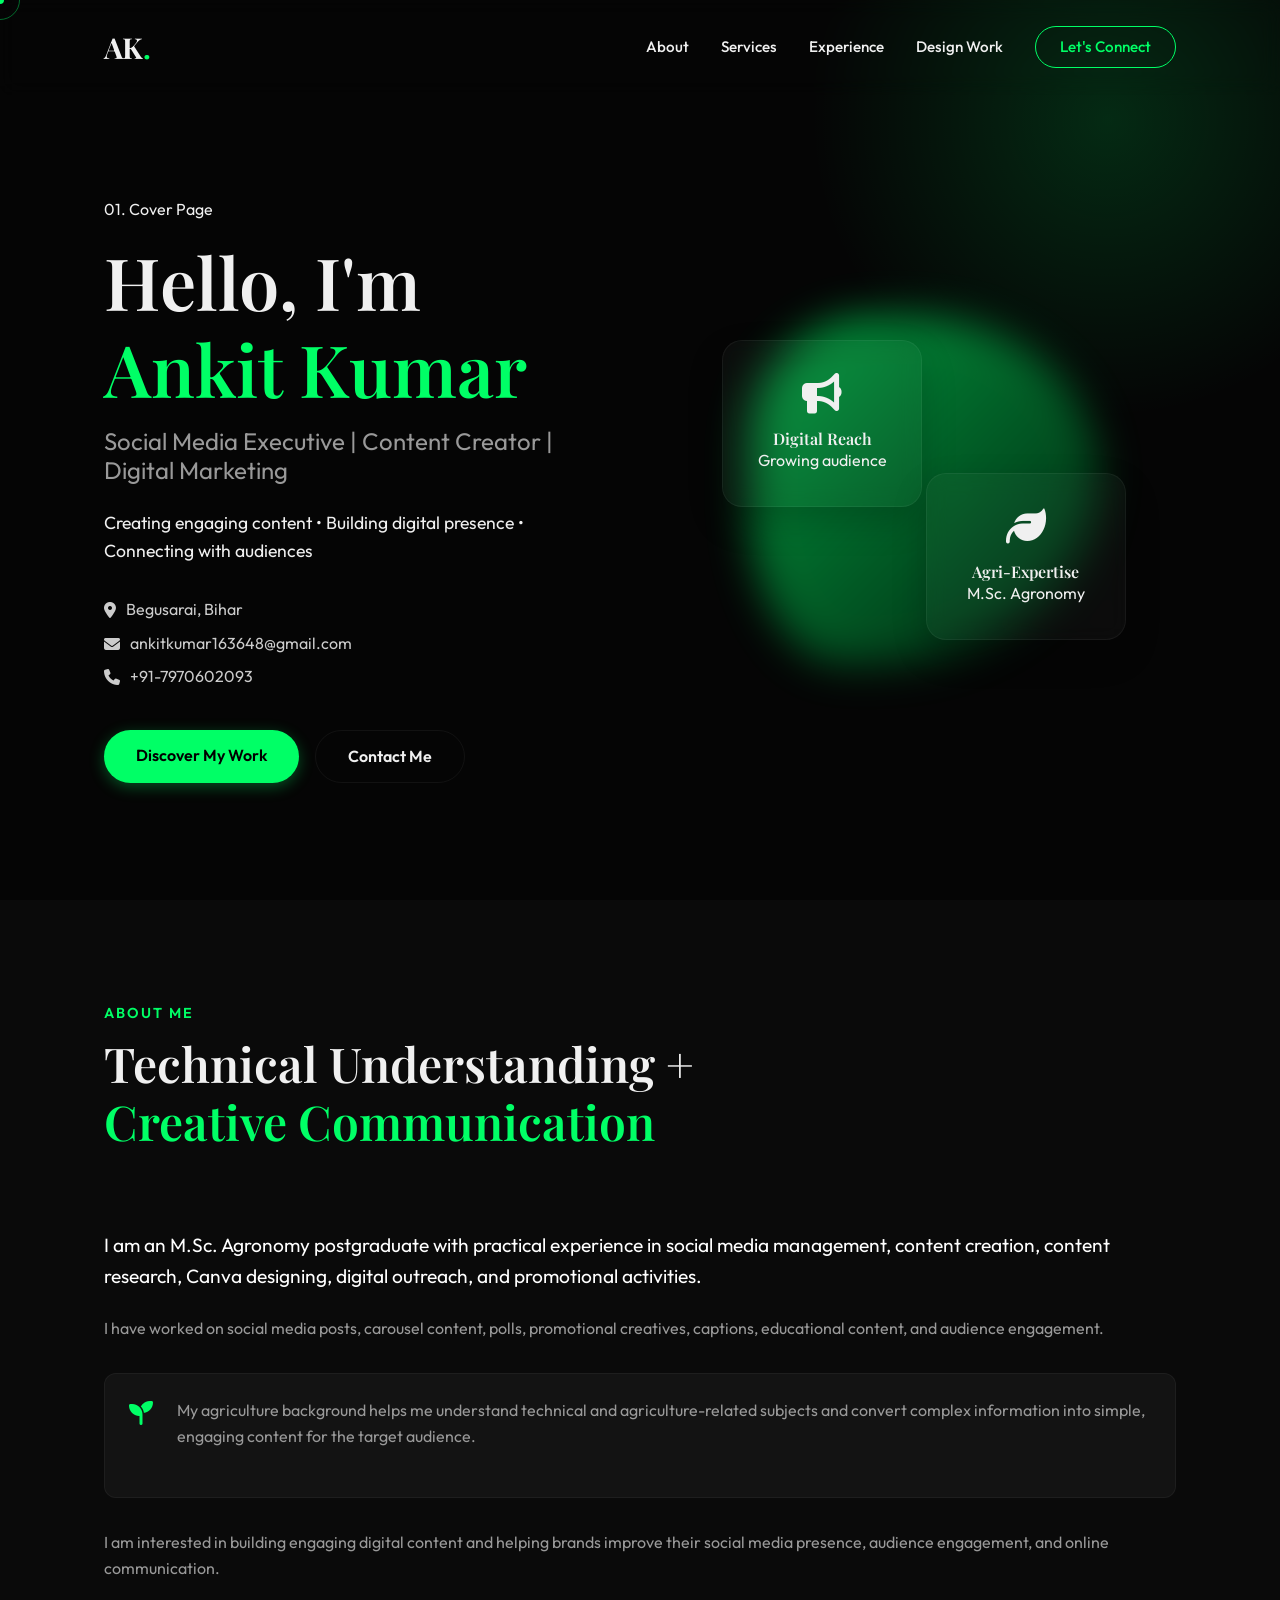
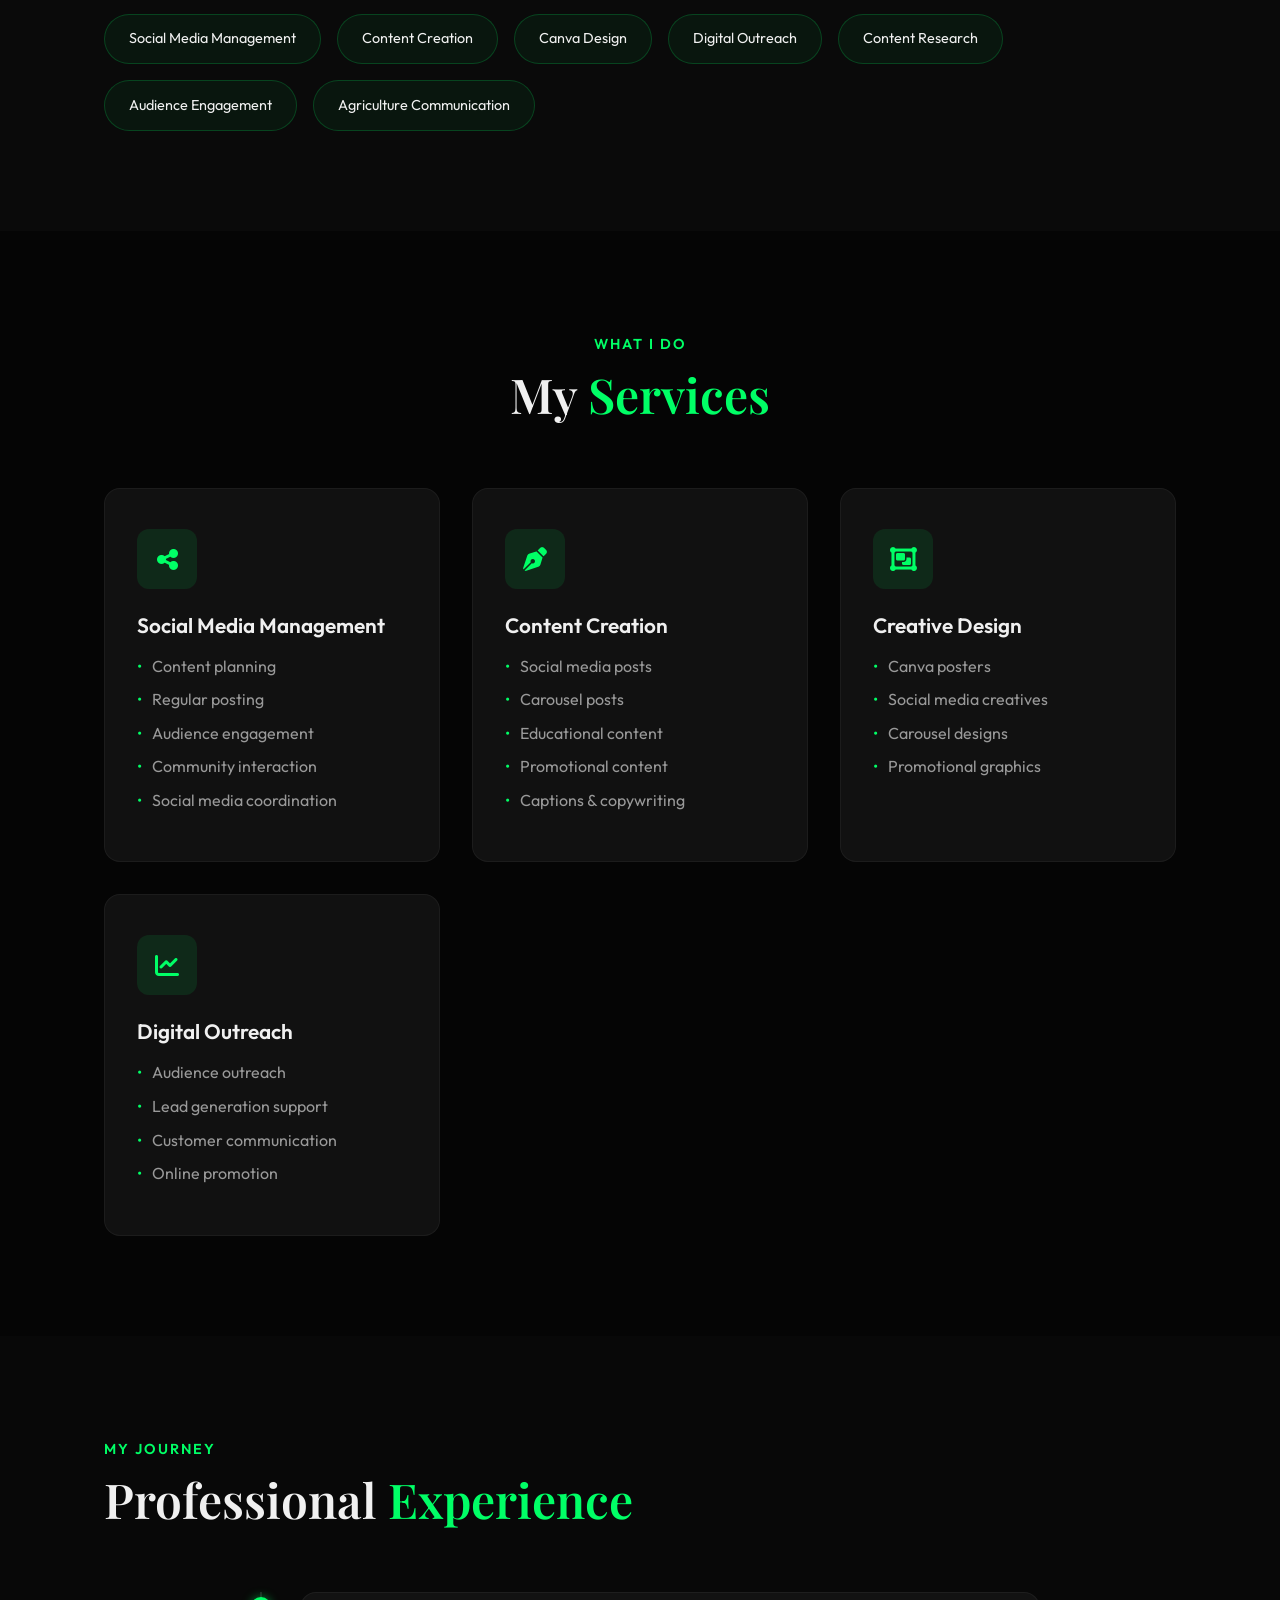
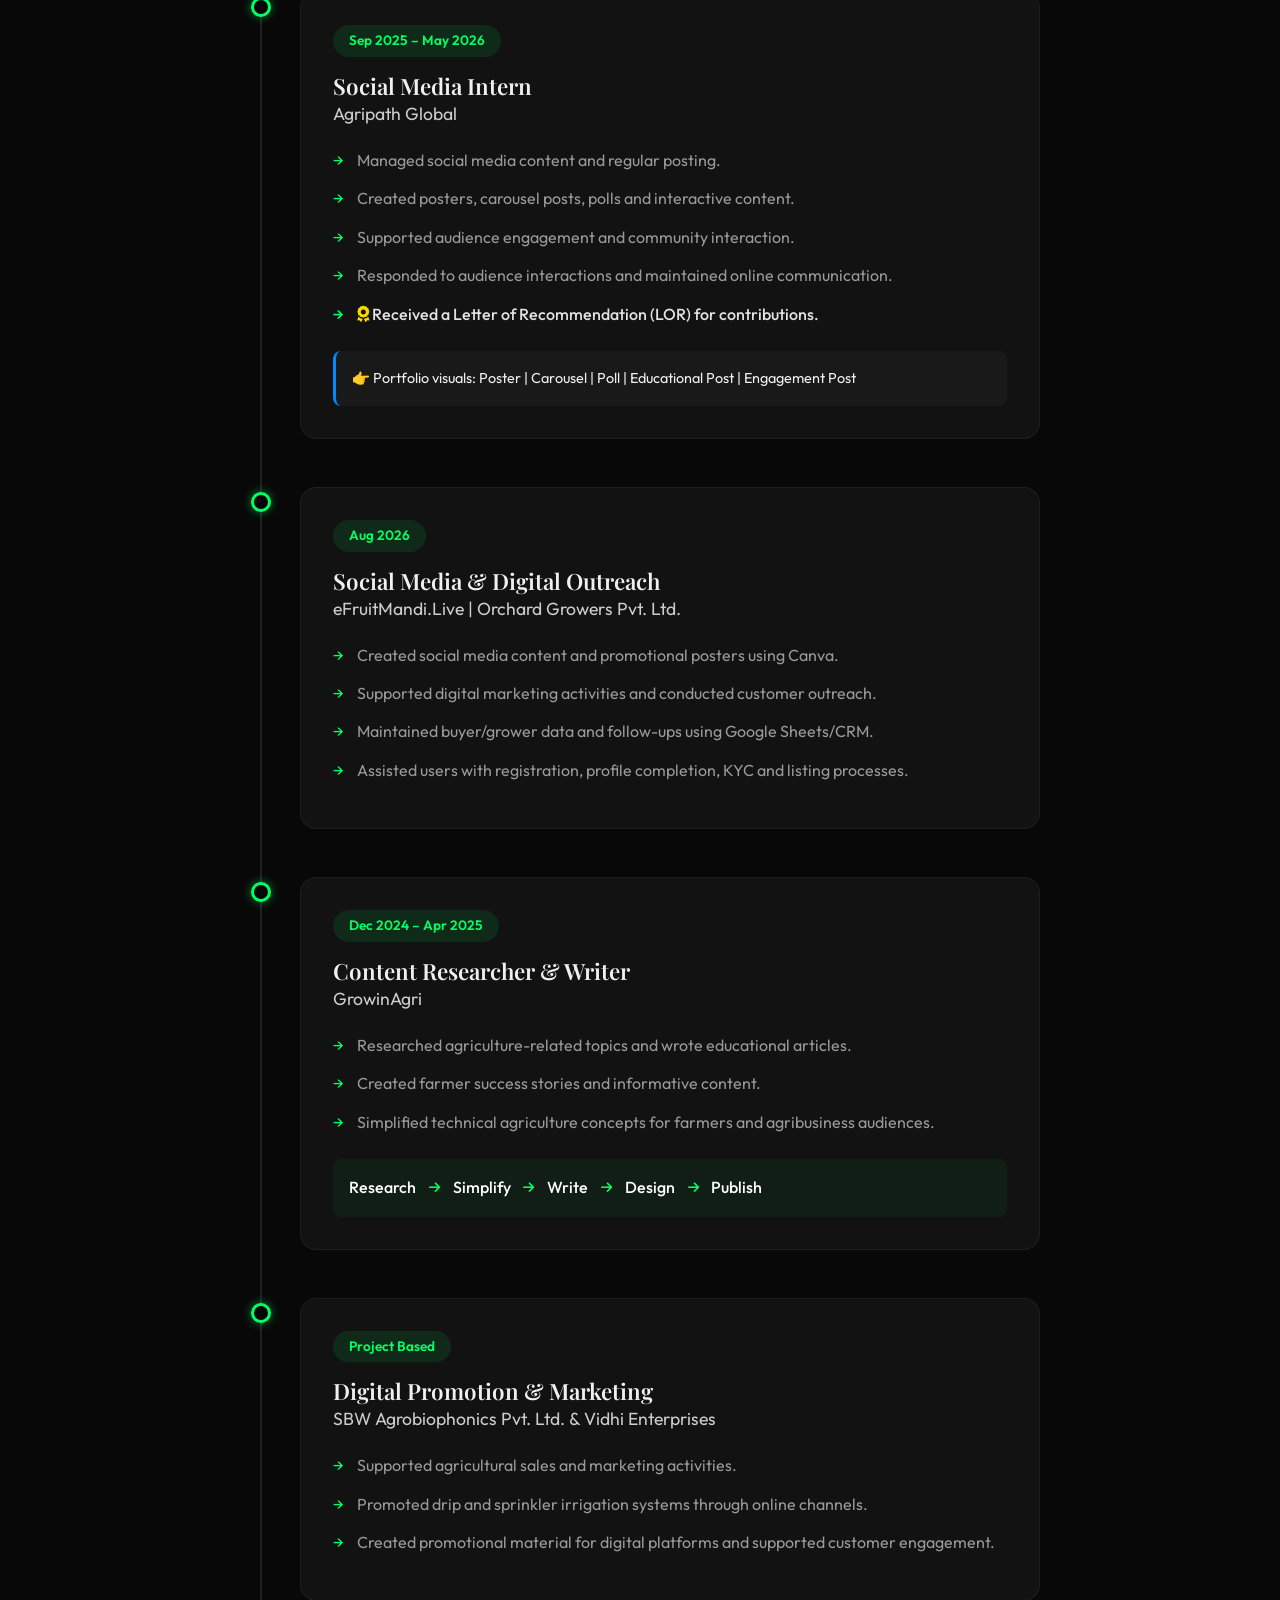
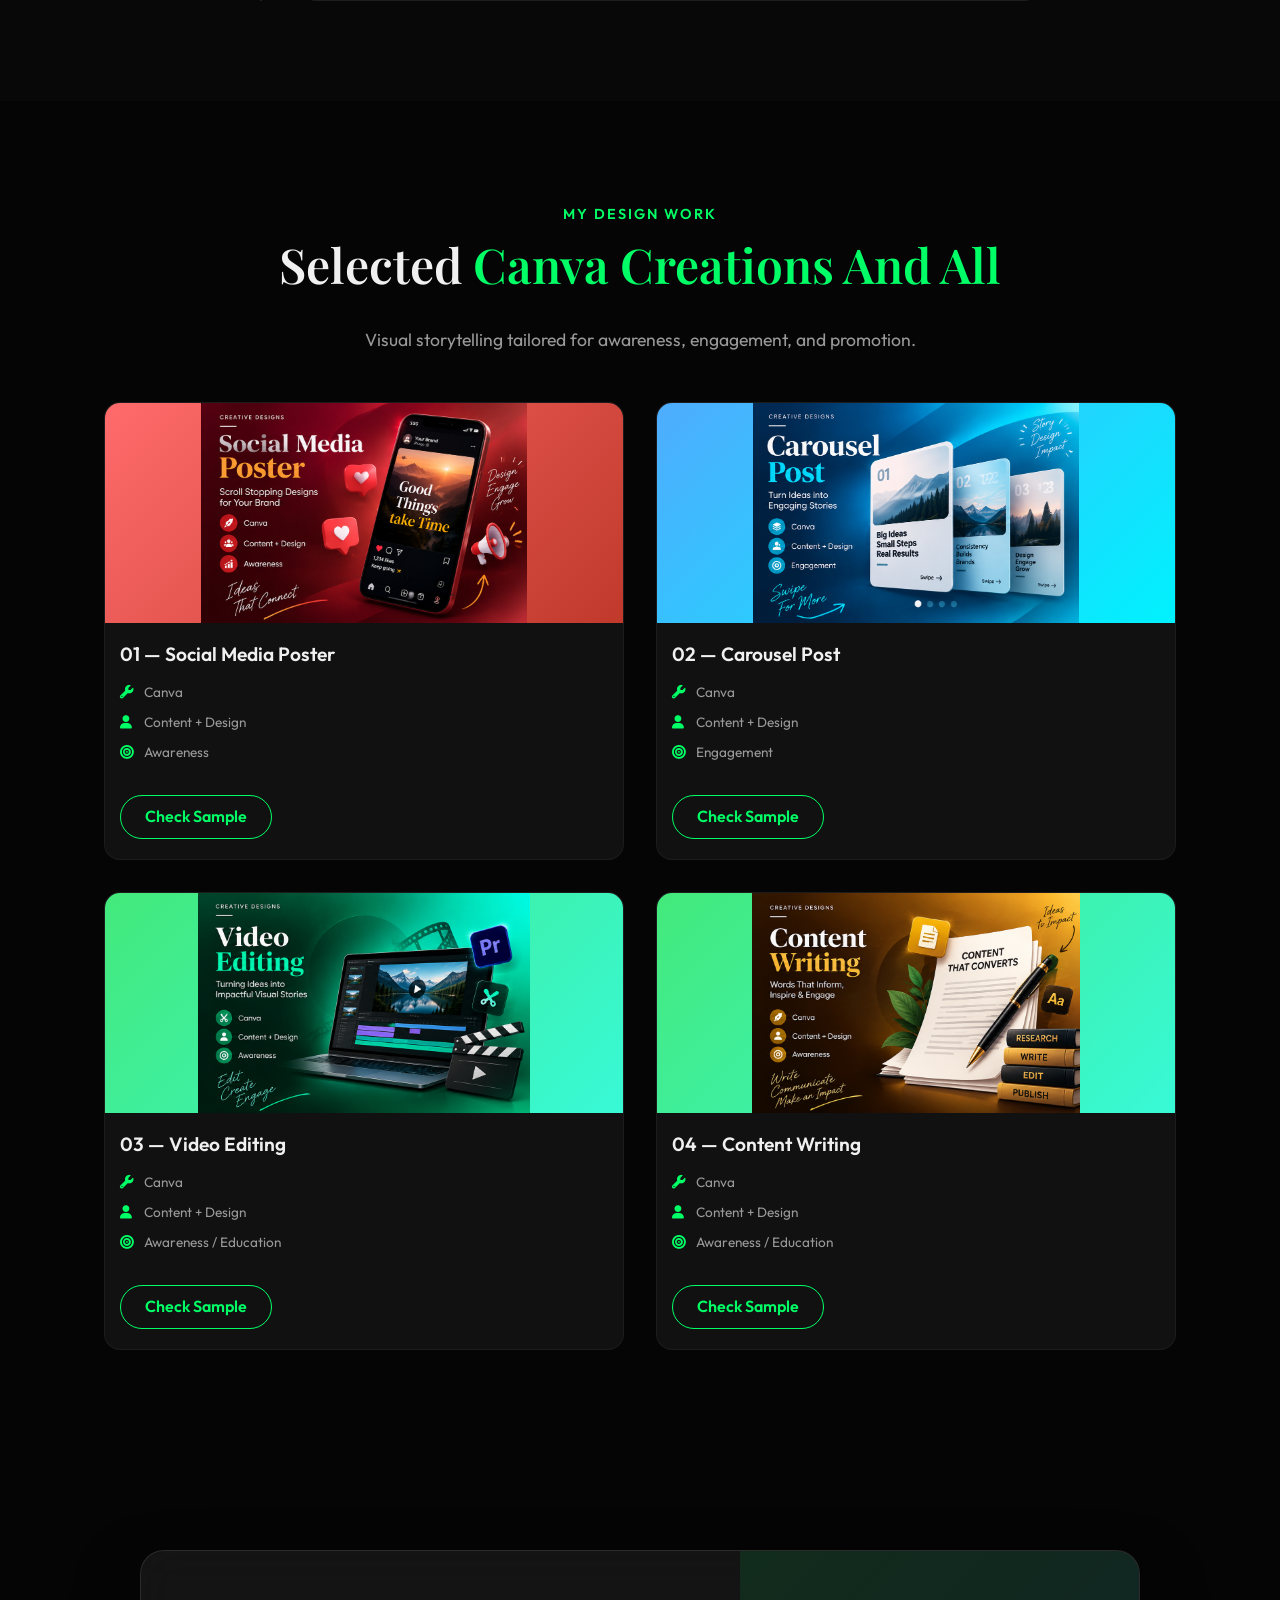
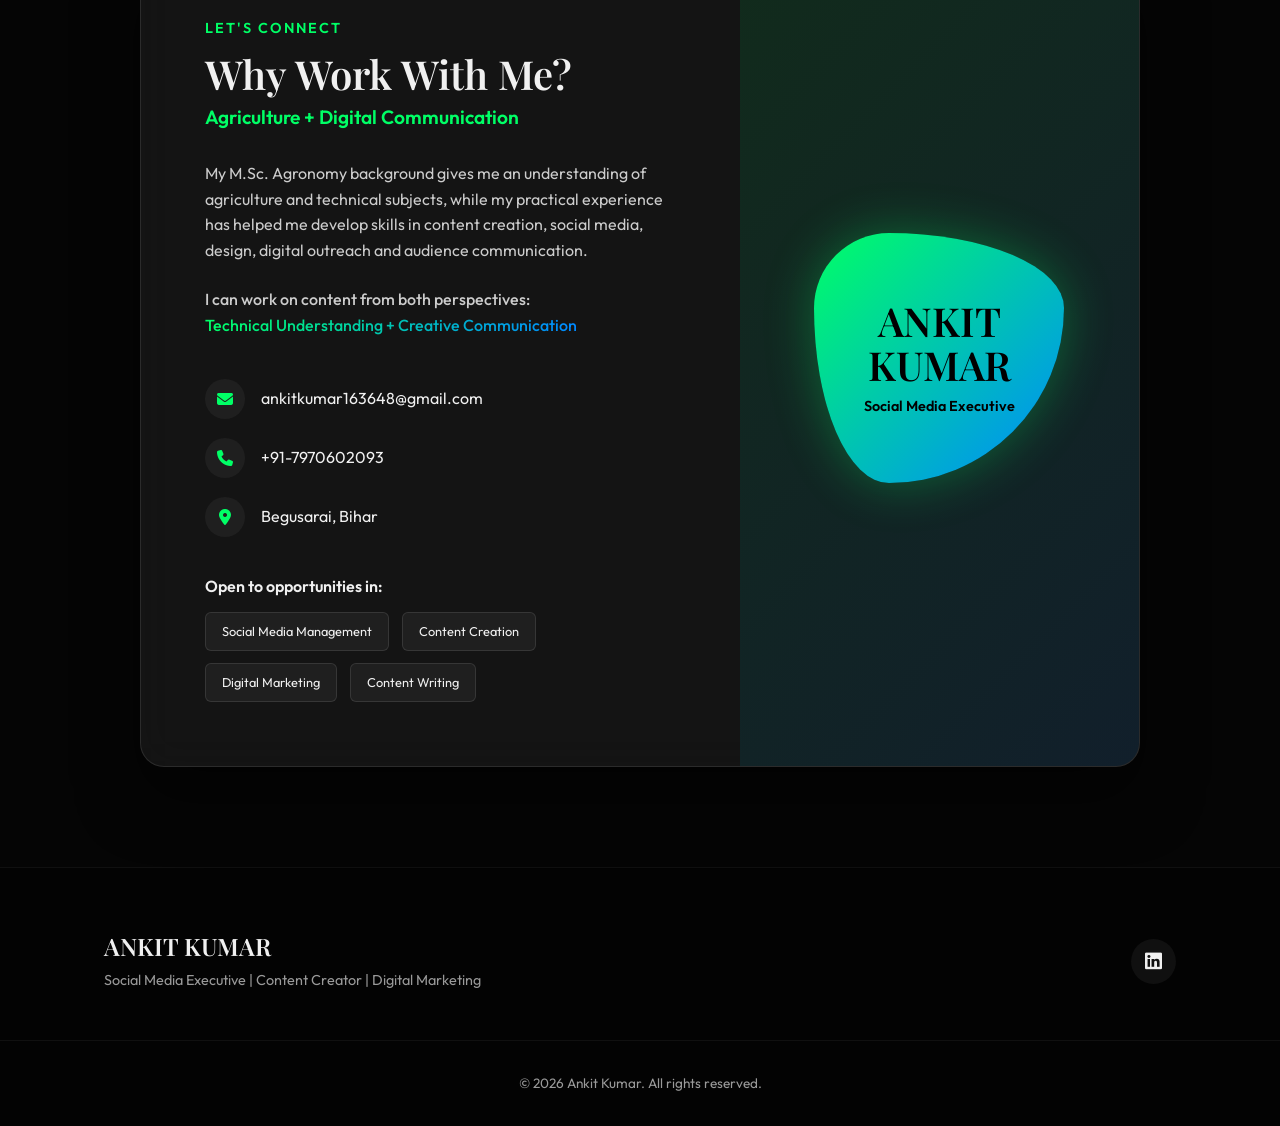
<file: index.html>
<!DOCTYPE html>
<html lang="en">

<head>
    <meta charset="UTF-8">
    <meta name="viewport" content="width=device-width, initial-scale=1.0">
    <title>Ankit Kumar | Social Media Portfolio</title>
    <meta name="description"
        content="Portfolio of Ankit Kumar - Social Media Executive, Content Creator, and Digital Marketing Professional.">

    <!-- Google Fonts -->
    <link rel="preconnect" href="https://fonts.googleapis.com">
    <link rel="preconnect" href="https://fonts.gstatic.com" crossorigin>
    <link
        href="https://fonts.googleapis.com/css2?family=Outfit:wght@300;400;500;600;700;800&family=Playfair+Display:ital,wght@0,600;1,600&display=swap"
        rel="stylesheet">

    <!-- Font Awesome -->
    <link rel="stylesheet" href="https://cdnjs.cloudflare.com/ajax/libs/font-awesome/6.4.0/css/all.min.css">

    <!-- Custom CSS -->
    <link rel="stylesheet" href="./styles/styles.css">
</head>

<body>
    <div class="cursor"></div>
    <div class="cursor-follower"></div>

    <nav class="navbar">
        <div class="container nav-container">
            <a href="#" class="logo">AK<span>.</span></a>
            <div class="nav-links">
                <a href="#about">About</a>
                <a href="#services">Services</a>
                <a href="#experience">Experience</a>
                <a href="#portfolio">Design Work</a>
                <a href="#contact" class="btn btn-outline">Let's Connect</a>
            </div>
            <div class="hamburger">
                <div class="line1"></div>
                <div class="line2"></div>
                <div class="line3"></div>
            </div>
        </div>
    </nav>

    <header class="hero" id="home">
        <div class="container hero-container">
            <div class="hero-content">
                <p class="subtitle fade-up">01. Cover Page</p>
                <h1 class="fade-up" style="animation-delay: 0.1s;">Hello, I'm <br><span class="highlight">Ankit
                        Kumar</span></h1>
                <h3 class="fade-up" style="animation-delay: 0.2s;">Social Media Executive | Content Creator | Digital
                    Marketing</h3>
                <p class="hero-description fade-up" style="animation-delay: 0.3s;">
                    Creating engaging content • Building digital presence • Connecting with audiences
                </p>
                <div class="hero-info fade-up" style="animation-delay: 0.4s;">
                    <p><i class="fa-solid fa-location-dot"></i> Begusarai, Bihar</p>
                    <p><i class="fa-solid fa-envelope"></i> ankitkumar163648@gmail.com</p>
                    <p><i class="fa-solid fa-phone"></i> +91-7970602093</p>
                </div>
                <div class="hero-cta fade-up" style="animation-delay: 0.5s;">
                    <a href="#about" class="btn btn-primary">Discover My Work</a>
                    <a href="#contact" class="btn btn-secondary">Contact Me</a>
                </div>
            </div>
            <div class="hero-visual fade-up" style="animation-delay: 0.3s;">
                <div class="blob-shape"></div>
                <div class="glass-card floating">
                    <i class="fa-solid fa-bullhorn icon-large"></i>
                    <h4>Digital Reach</h4>
                    <p>Growing audience</p>
                </div>
                <div class="glass-card floating-delayed">
                    <i class="fa-solid fa-leaf icon-large text-green"></i>
                    <h4>Agri-Expertise</h4>
                    <p>M.Sc. Agronomy</p>
                </div>
            </div>
        </div>
    </header>

    <section class="about" id="about">
        <div class="container about-container">
            <div class="section-header fade-up">
                <p class="section-subtitle">About Me</p>
                <h2 class="section-title">Technical Understanding + <br><span class="highlight">Creative
                        Communication</span></h2>
            </div>
            <div class="about-content fade-up">
                <div class="about-text">
                    <p class="lead">I am an M.Sc. Agronomy postgraduate with practical experience in social media
                        management, content creation, content research, Canva designing, digital outreach, and
                        promotional activities.</p>
                    <p>I have worked on social media posts, carousel content, polls, promotional creatives, captions,
                        educational content, and audience engagement.</p>
                    <div class="highlight-box">
                        <i class="fa-solid fa-seedling text-green"></i>
                        <p>My agriculture background helps me understand technical and agriculture-related subjects and
                            convert complex information into simple, engaging content for the target audience.</p>
                    </div>
                    <p>I am interested in building engaging digital content and helping brands improve their social
                        media presence, audience engagement, and online communication.</p>
                </div>
                <div class="skills-grid">
                    <div class="skill-tag">Social Media Management</div>
                    <div class="skill-tag">Content Creation</div>
                    <div class="skill-tag">Canva Design</div>
                    <div class="skill-tag">Digital Outreach</div>
                    <div class="skill-tag">Content Research</div>
                    <div class="skill-tag">Audience Engagement</div>
                    <div class="skill-tag">Agriculture Communication</div>
                </div>
            </div>
        </div>
    </section>

    <section class="services" id="services">
        <div class="container">
            <div class="section-header text-center fade-up">
                <p class="section-subtitle">What I Do</p>
                <h2 class="section-title">My <span class="highlight">Services</span></h2>
            </div>
            <div class="services-grid">
                <div class="service-card fade-up">
                    <div class="service-icon"><i class="fa-solid fa-share-nodes"></i></div>
                    <h3>Social Media Management</h3>
                    <ul>
                        <li>Content planning</li>
                        <li>Regular posting</li>
                        <li>Audience engagement</li>
                        <li>Community interaction</li>
                        <li>Social media coordination</li>
                    </ul>
                </div>
                <div class="service-card fade-up" style="animation-delay: 0.1s;">
                    <div class="service-icon"><i class="fa-solid fa-pen-nib"></i></div>
                    <h3>Content Creation</h3>
                    <ul>
                        <li>Social media posts</li>
                        <li>Carousel posts</li>
                        <li>Educational content</li>
                        <li>Promotional content</li>
                        <li>Captions & copywriting</li>
                    </ul>
                </div>
                <div class="service-card fade-up" style="animation-delay: 0.2s;">
                    <div class="service-icon"><i class="fa-solid fa-object-group"></i></div>
                    <h3>Creative Design</h3>
                    <ul>
                        <li>Canva posters</li>
                        <li>Social media creatives</li>
                        <li>Carousel designs</li>
                        <li>Promotional graphics</li>
                    </ul>
                </div>
                <div class="service-card fade-up" style="animation-delay: 0.3s;">
                    <div class="service-icon"><i class="fa-solid fa-chart-line"></i></div>
                    <h3>Digital Outreach</h3>
                    <ul>
                        <li>Audience outreach</li>
                        <li>Lead generation support</li>
                        <li>Customer communication</li>
                        <li>Online promotion</li>
                    </ul>
                </div>
            </div>
        </div>
    </section>

    <section class="experience" id="experience">
        <div class="container">
            <div class="section-header fade-up">
                <p class="section-subtitle">My Journey</p>
                <h2 class="section-title">Professional <span class="highlight">Experience</span></h2>
            </div>

            <div class="timeline">
                <div class="timeline-item fade-up">
                    <div class="timeline-dot"></div>
                    <div class="timeline-content">
                        <span class="timeline-date">Sep 2025 – May 2026</span>
                        <h3>Social Media Intern</h3>
                        <h4>Agripath Global</h4>
                        <ul class="timeline-list">
                            <li>Managed social media content and regular posting.</li>
                            <li>Created posters, carousel posts, polls and interactive content.</li>
                            <li>Supported audience engagement and community interaction.</li>
                            <li>Responded to audience interactions and maintained online communication.</li>
                            <li class="highlight-item"><i class="fa-solid fa-award"></i> Received a Letter of
                                Recommendation (LOR) for contributions.</li>
                        </ul>
                        <p class="portfolio-hint">👉 Portfolio visuals: Poster | Carousel | Poll | Educational Post |
                            Engagement Post</p>
                    </div>
                </div>

                <div class="timeline-item fade-up">
                    <div class="timeline-dot"></div>
                    <div class="timeline-content">
                        <span class="timeline-date">Aug 2026</span>
                        <h3>Social Media & Digital Outreach</h3>
                        <h4>eFruitMandi.Live | Orchard Growers Pvt. Ltd.</h4>
                        <ul class="timeline-list">
                            <li>Created social media content and promotional posters using Canva.</li>
                            <li>Supported digital marketing activities and conducted customer outreach.</li>
                            <li>Maintained buyer/grower data and follow-ups using Google Sheets/CRM.</li>
                            <li>Assisted users with registration, profile completion, KYC and listing processes.</li>
                        </ul>
                    </div>
                </div>

                <div class="timeline-item fade-up">
                    <div class="timeline-dot"></div>
                    <div class="timeline-content">
                        <span class="timeline-date">Dec 2024 – Apr 2025</span>
                        <h3>Content Researcher & Writer</h3>
                        <h4>GrowinAgri</h4>
                        <ul class="timeline-list">
                            <li>Researched agriculture-related topics and wrote educational articles.</li>
                            <li>Created farmer success stories and informative content.</li>
                            <li>Simplified technical agriculture concepts for farmers and agribusiness audiences.</li>
                        </ul>
                        <div class="process-flow">
                            <span>Research</span> <i class="fa-solid fa-arrow-right"></i>
                            <span>Simplify</span> <i class="fa-solid fa-arrow-right"></i>
                            <span>Write</span> <i class="fa-solid fa-arrow-right"></i>
                            <span>Design</span> <i class="fa-solid fa-arrow-right"></i>
                            <span>Publish</span>
                        </div>
                    </div>
                </div>

                <div class="timeline-item fade-up">
                    <div class="timeline-dot"></div>
                    <div class="timeline-content">
                        <span class="timeline-date">Project Based</span>
                        <h3>Digital Promotion & Marketing</h3>
                        <h4>SBW Agrobiophonics Pvt. Ltd. & Vidhi Enterprises</h4>
                        <ul class="timeline-list">
                            <li>Supported agricultural sales and marketing activities.</li>
                            <li>Promoted drip and sprinkler irrigation systems through online channels.</li>
                            <li>Created promotional material for digital platforms and supported customer engagement.
                            </li>
                        </ul>
                    </div>
                </div>
            </div>
        </div>
    </section>

    <section class="portfolio" id="portfolio">
        <div class="container">
            <div class="section-header text-center fade-up">
                <p class="section-subtitle">My Design Work</p>
                <h2 class="section-title">Selected <span class="highlight">Canva Creations And All</span></h2>
                <p class="section-desc">Visual storytelling tailored for awareness, engagement, and promotion.</p>
            </div>

            <div class="portfolio-grid">
                <!-- Portfolio Item 1 -->
                <div class="portfolio-item fade-up">
                    <div class="portfolio-img placeholder-gradient-1">
                        <img class="img-fluid w-100" src="images/SocialMediaPoster.png" alt="socialmedia">
                    </div>
                    <div class="portfolio-info">
                        <h3>01 — Social Media Poster</h3>
                        <div class="portfolio-meta">
                            <span><i class="fa-solid fa-wrench"></i> Canva</span>
                            <span><i class="fa-solid fa-user"></i> Content + Design</span>
                            <span><i class="fa-solid fa-bullseye"></i> Awareness</span>
                        </div>
                        <a class="btn btn-outline mt-4" href="poster-sample.html">Check Sample</a>
                    </div>
                </div>

                <!-- Portfolio Item 2 -->
                <div class="portfolio-item fade-up">
                    <div class="portfolio-img placeholder-gradient-2">
                        <img class="img-fluid w-100" src="images/CaraosuelPost.png" alt="socialmedia">
                    </div>
                    <div class="portfolio-info">
                        <h3>02 — Carousel Post</h3>
                        <div class="portfolio-meta">
                            <span><i class="fa-solid fa-wrench"></i> Canva</span>
                            <span><i class="fa-solid fa-user"></i> Content + Design</span>
                            <span><i class="fa-solid fa-bullseye"></i> Engagement</span>
                        </div>
                        <a class="btn btn-outline mt-4" href="carousel-post.html">Check Sample</a>

                    </div>
                </div>

                <!-- Portfolio Item 3 -->
                <div class="portfolio-item fade-up">
                    <div class="portfolio-img placeholder-gradient-3">
                        <img class="img-fluid w-100" src="images/VideoEditing.png" alt="socialmedia">

                    </div>
                    <div class="portfolio-info">
                        <h3>03 — Video Editing</h3>
                        <div class="portfolio-meta">
                            <span><i class="fa-solid fa-wrench"></i> Canva</span>
                            <span><i class="fa-solid fa-user"></i> Content + Design</span>
                            <span><i class="fa-solid fa-bullseye"></i> Awareness / Education</span>
                        </div>
                        <a class="btn btn-outline mt-4" href="video-editing.html">Check Sample</a>
                    </div>
                </div>

                 <!-- Portfolio Item 3 -->
                <div class="portfolio-item fade-up">
                    <div class="portfolio-img placeholder-gradient-3">
                        <img class="img-fluid w-100" src="images/ContentWriting.png" alt="socialmedia">

                    </div>
                    <div class="portfolio-info">
                        <h3>04 — Content Writing</h3>
                        <div class="portfolio-meta">
                            <span><i class="fa-solid fa-wrench"></i> Canva</span>
                            <span><i class="fa-solid fa-user"></i> Content + Design</span>
                            <span><i class="fa-solid fa-bullseye"></i> Awareness / Education</span>
                        </div>
                        <a class="btn btn-outline mt-4" href="content-writing.html">Check Sample</a>
                    </div>
                </div>

             
            </div>
        </div>
    </section>


    <section class="contact" id="contact">
        <div class="container contact-container fade-up">
            <div class="contact-card glass-panel">
                <div class="contact-content">
                    <p class="section-subtitle"> Let's Connect</p>
                    <h2>Why Work With Me?</h2>
                    <h3 class="highlight">Agriculture + Digital Communication</h3>
                    <p class="contact-desc">
                        My M.Sc. Agronomy background gives me an understanding of agriculture and technical subjects,
                        while my practical experience has helped me develop skills in content creation, social media,
                        design, digital outreach and audience communication.
                    </p>
                    <p class="contact-desc font-bold">
                        I can work on content from both perspectives:<br>
                        <span class="text-gradient">Technical Understanding + Creative Communication</span>
                    </p>

                    <div class="contact-details mt-4">
                        <div class="contact-item">
                            <div class="icon-circle"><i class="fa-solid fa-envelope"></i></div>
                            <a href="mailto:ankitkumar163648@gmail.com">ankitkumar163648@gmail.com</a>
                        </div>
                        <div class="contact-item">
                            <div class="icon-circle"><i class="fa-solid fa-phone"></i></div>
                            <a href="tel:+917970602093">+91-7970602093</a>
                        </div>
                        <div class="contact-item">
                            <div class="icon-circle"><i class="fa-solid fa-location-dot"></i></div>
                            <span>Begusarai, Bihar</span>
                        </div>
                    </div>

                    <div class="open-to mt-4">
                        <h4>Open to opportunities in:</h4>
                        <div class="tags">
                            <span class="tag">Social Media Management</span>
                            <span class="tag">Content Creation</span>
                            <span class="tag">Digital Marketing</span>
                            <span class="tag">Content Writing</span>
                        </div>
                    </div>
                </div>
                <div class="contact-visual">
                    <div class="connect-blob">
                        <h2>ANKIT<br>KUMAR</h2>
                        <p>Social Media Executive</p>
                    </div>
                </div>
            </div>
        </div>
    </section>

    <footer>
        <div class="container footer-container">
            <div class="footer-left">
                <h3>ANKIT KUMAR</h3>
                <p>Social Media Executive | Content Creator | Digital Marketing</p>
            </div>
            <div class="footer-right">
                <a target="_blank" href="https://www.linkedin.com/in/ankit-kumar-57a90726b/"><i class="fa-brands fa-linkedin"></i></a>
            </div>
        </div>
        <div class="footer-bottom text-center">
            <p>&copy; 2026 Ankit Kumar. All rights reserved.</p>
        </div>
    </footer>

    <script src="./script/script.js"></script>
</body>

</html>
</file>
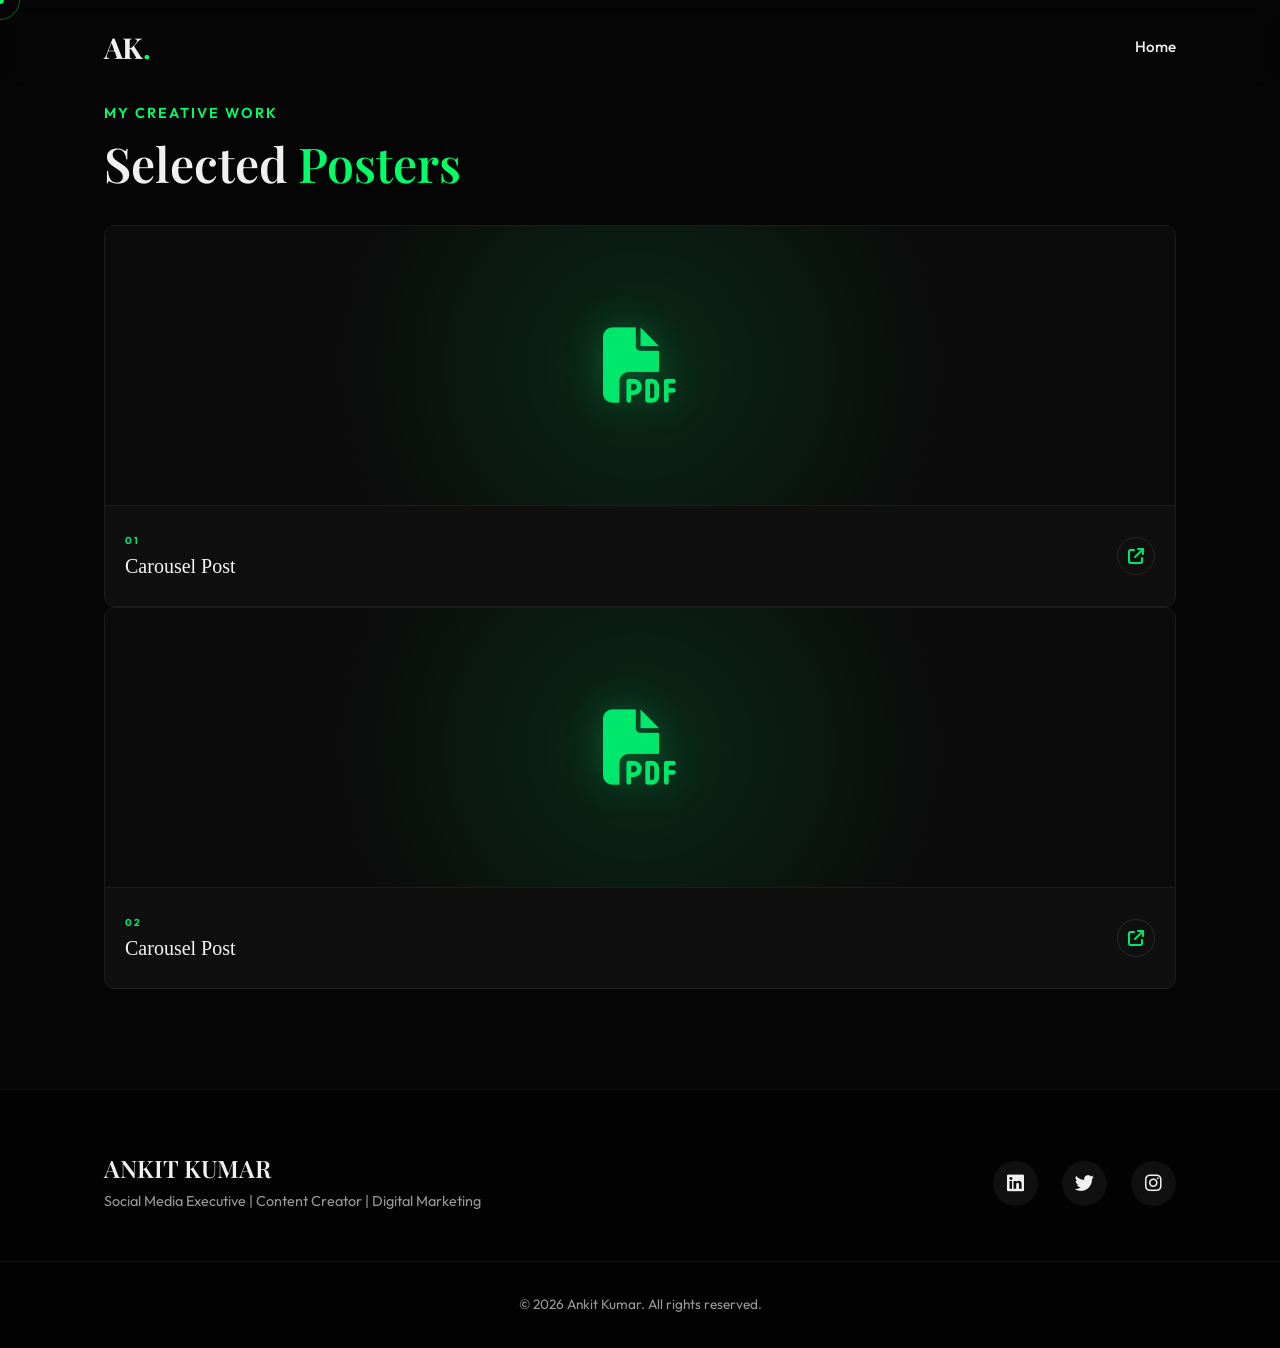
<file: carousel-post.html>
<!DOCTYPE html>
<html lang="en">

<head>
    <meta charset="UTF-8">
    <meta name="viewport" content="width=device-width, initial-scale=1.0">
    <title>Ankit Kumar | Social Media Portfolio</title>
    <meta name="description"
        content="Portfolio of Ankit Kumar - Social Media Executive, Content Creator, and Digital Marketing Professional.">

    <!-- Google Fonts -->
    <link rel="preconnect" href="https://fonts.googleapis.com">
    <link rel="preconnect" href="https://fonts.gstatic.com" crossorigin>
    <link
        href="https://fonts.googleapis.com/css2?family=Outfit:wght@300;400;500;600;700;800&family=Playfair+Display:ital,wght@0,600;1,600&display=swap"
        rel="stylesheet">

    <!-- Font Awesome -->
    <link rel="stylesheet" href="https://cdnjs.cloudflare.com/ajax/libs/font-awesome/6.4.0/css/all.min.css">

    <!-- Custom CSS -->
    <link rel="stylesheet" href="./styles/styles.css">

    <style>
/* ================================
   PDF PORTFOLIO CARDS
================================ */

.pdf-card-link {
    text-decoration: none;
    color: inherit;
    display: block;
}

.pdf-card {
    position: relative;
    overflow: hidden;

    background: #0f0f0f;
    border: 1px solid #1c1c1c;
    border-radius: 10px;

    transition: all 0.35s ease;
}

.pdf-card:hover {
    transform: translateY(-7px);

    border-color: rgba(0, 255, 115, 0.45);

    box-shadow:
        0 15px 35px rgba(0, 0, 0, 0.45),
        0 0 25px rgba(0, 255, 115, 0.07);
}


/* PDF Preview */

.pdf-preview {
    height: 280px;

    display: flex;
    align-items: center;
    justify-content: center;

    background:
        radial-gradient(
            circle at center,
            rgba(0, 255, 115, 0.12),
            transparent 55%
        ),
        #0b0b0b;

    border-bottom: 1px solid #1c1c1c;

    transition: all 0.35s ease;
}

.pdf-preview i {
    font-size: 75px;
    color: #00e86b;

    filter: drop-shadow(
        0 0 18px rgba(0, 255, 115, 0.25)
    );

    transition: transform 0.35s ease;
}

.pdf-card:hover .pdf-preview i {
    transform: scale(1.1);
}


/* Content */

.pdf-content {
    min-height: 100px;

    padding: 20px;

    display: flex;
    align-items: center;
    justify-content: space-between;
}

.pdf-number {
    display: block;

    margin-bottom: 5px;

    color: #00e86b;

    font-size: 10px;
    font-weight: 700;
    letter-spacing: 1.5px;
}

.pdf-content h3 {
    margin: 0;

    color: #f5f5f5;

    font-family: Georgia, "Times New Roman", serif;

    font-size: 20px;
    font-weight: 500;
}

.pdf-arrow {
    width: 38px;
    height: 38px;

    display: flex;
    align-items: center;
    justify-content: center;

    border: 1px solid #292929;
    border-radius: 50%;

    color: #00e86b;

    transition: all 0.3s ease;
}

.pdf-card:hover .pdf-arrow {
    background: #00e86b;
    border-color: #00e86b;
    color: #080808;

    transform: rotate(45deg);
}


/* Mobile */

@media (max-width: 575px) {

    .pdf-preview {
        height: 250px;
    }

    .pdf-preview i {
        font-size: 65px;
    }

    .pdf-content {
        padding: 17px;
    }

    .pdf-content h3 {
        font-size: 18px;
    }
}
    </style>
</head>

<body>
    <div class="cursor"></div>
    <div class="cursor-follower"></div>

    <nav class="navbar">
        <div class="container nav-container">
            <a href="index.html" class="logo">AK<span>.</span></a>
            <div class="nav-links">
                <a href="index.html">Home</a>

            </div>
            <div class="hamburger">
                <div class="line1"></div>
                <div class="line2"></div>
                <div class="line3"></div>
            </div>
        </div>
    </nav>


    <section class="py-5">
        <div class="container">

            <!-- Section Heading -->
            <div class="section-header fade-up visible">
                <p class="section-subtitle">MY CREATIVE WORK</p>
                <h2 class="section-title">
                    Selected <span class="highlight">Posters</span>
                </h2>
            </div>

            <!-- PDF Cards -->
            <div class="row g-4">

                <!-- Sample 1 -->
                <div class="col-lg-4 col-md-6">
                    <a href="files/sample1.pdf" target="_blank" rel="noopener noreferrer" class="pdf-card-link">
                        <div class="pdf-card">

                            <div class="pdf-preview">
                                <i class="fa-solid fa-file-pdf"></i>
                            </div>

                            <div class="pdf-content">
                                <div>
                                    <span class="pdf-number">01</span>
                                    <h3>Carousel Post</h3>
                                </div>

                                <span class="pdf-arrow">
                                    <i class="fa-solid fa-arrow-up-right-from-square"></i>
                                </span>
                            </div>

                        </div>
                    </a>
                </div>


                <!-- Sample 2 -->
                <div class="col-lg-4 col-md-6">
                    <a href="files/sample2.pdf" target="_blank" rel="noopener noreferrer" class="pdf-card-link">
                        <div class="pdf-card">

                            <div class="pdf-preview">
                                <i class="fa-solid fa-file-pdf"></i>
                            </div>

                            <div class="pdf-content">
                                <div>
                                    <span class="pdf-number">02</span>
                                    <h3>Carousel Post</h3>
                                </div>

                                <span class="pdf-arrow">
                                    <i class="fa-solid fa-arrow-up-right-from-square"></i>
                                </span>
                            </div>

                        </div>
                    </a>
                </div>

            </div>

        </div>
    </section>


    <footer>
        <div class="container footer-container">
            <div class="footer-left">
                <h3>ANKIT KUMAR</h3>
                <p>Social Media Executive | Content Creator | Digital Marketing</p>
            </div>
            <div class="footer-right">
                <a href="#"><i class="fa-brands fa-linkedin"></i></a>
                <a href="#"><i class="fa-brands fa-twitter"></i></a>
                <a href="#"><i class="fa-brands fa-instagram"></i></a>
            </div>
        </div>
        <div class="footer-bottom text-center">
            <p>&copy; 2026 Ankit Kumar. All rights reserved.</p>
        </div>
    </footer>

    <script src="./script/script.js"></script>
</body>

</html>
</file>
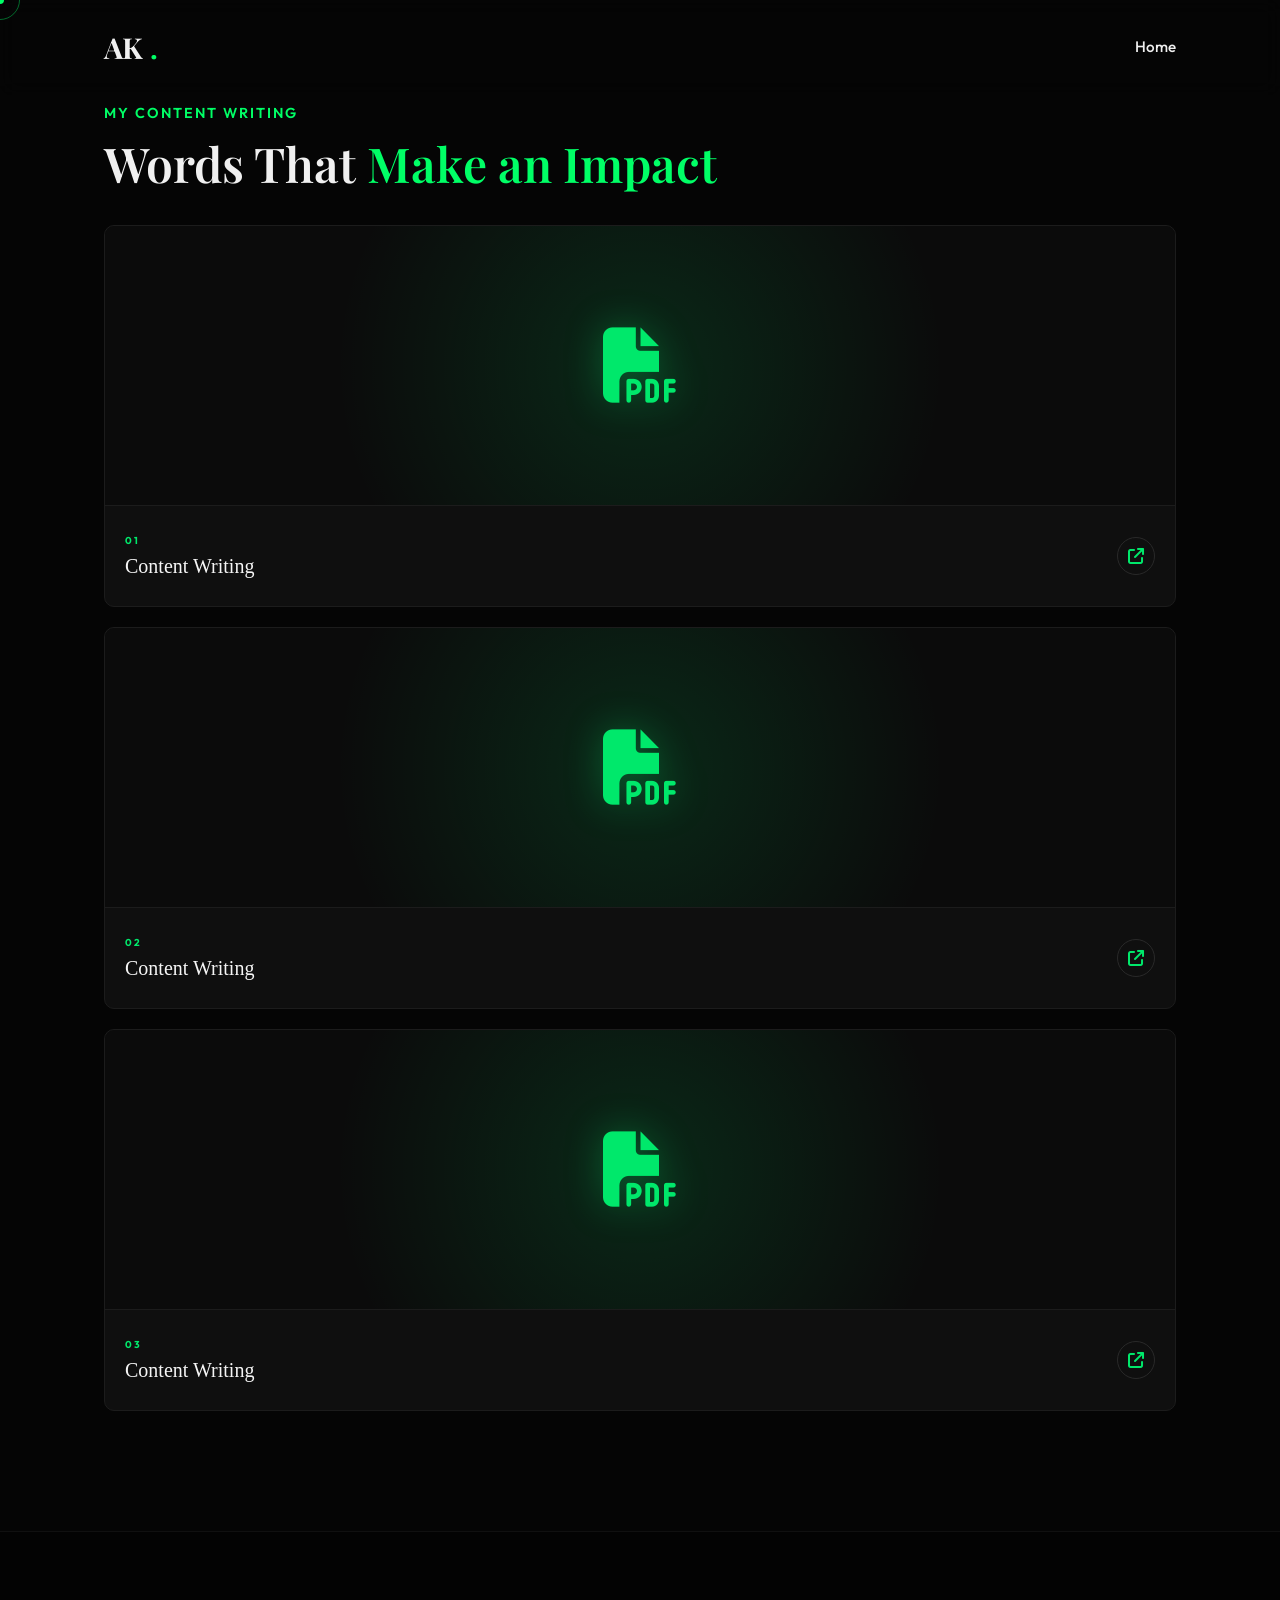
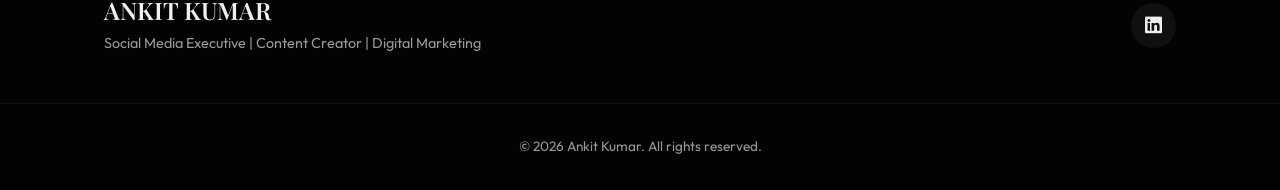
<file: content-writing.html>
<!DOCTYPE html>
<html lang="en">

<head>
    <meta charset="UTF-8">
    <meta name="viewport" content="width=device-width, initial-scale=1.0">
    <title>Ankit Kumar | Social Media Portfolio</title>
    <meta name="description"
        content="Portfolio of Ankit Kumar - Social Media Executive, Content Creator, and Digital Marketing Professional.">
    <!-- Google Fonts -->
    <link rel="preconnect" href="https://fonts.googleapis.com">
    <link rel="preconnect" href="https://fonts.gstatic.com" crossorigin>
    <link
        href="https://fonts.googleapis.com/css2?family=Outfit:wght@300;400;500;600;700;800&family=Playfair+Display:ital,wght@0,600;1,600&display=swap"
        rel="stylesheet">
    <!-- Font Awesome -->
    <link rel="stylesheet" href="https://cdnjs.cloudflare.com/ajax/libs/font-awesome/6.4.0/css/all.min.css">
    <!-- Custom CSS -->
    <link rel="stylesheet" href="./styles/styles.css">
    <style>
        /* ================================
   PDF PORTFOLIO CARDS
================================ */

        .pdf-card-link {
            text-decoration: none;
            color: inherit;
            display: block;
            margin-bottom: 20px;
        }

        .pdf-card {
            position: relative;
            overflow: hidden;

            background: #0f0f0f;
            border: 1px solid #1c1c1c;
            border-radius: 10px;

            transition: all 0.35s ease;
        }

        .pdf-card:hover {
            transform: translateY(-7px);

            border-color: rgba(0, 255, 115, 0.45);

            box-shadow:
                0 15px 35px rgba(0, 0, 0, 0.45),
                0 0 25px rgba(0, 255, 115, 0.07);
        }


        /* PDF Preview */

        .pdf-preview {
            height: 280px;

            display: flex;
            align-items: center;
            justify-content: center;

            background:
                radial-gradient(circle at center,
                    rgba(0, 255, 115, 0.12),
                    transparent 55%),
                #0b0b0b;

            border-bottom: 1px solid #1c1c1c;

            transition: all 0.35s ease;
        }

        .pdf-preview i {
            font-size: 75px;
            color: #00e86b;

            filter: drop-shadow(0 0 18px rgba(0, 255, 115, 0.25));

            transition: transform 0.35s ease;
        }

        .pdf-card:hover .pdf-preview i {
            transform: scale(1.1);
        }


        /* Content */

        .pdf-content {
            min-height: 100px;

            padding: 20px;

            display: flex;
            align-items: center;
            justify-content: space-between;
        }

        .pdf-number {
            display: block;

            margin-bottom: 5px;

            color: #00e86b;

            font-size: 10px;
            font-weight: 700;
            letter-spacing: 1.5px;
        }

        .pdf-content h3 {
            margin: 0;

            color: #f5f5f5;

            font-family: Georgia, "Times New Roman", serif;

            font-size: 20px;
            font-weight: 500;
        }

        .pdf-arrow {
            width: 38px;
            height: 38px;

            display: flex;
            align-items: center;
            justify-content: center;

            border: 1px solid #292929;
            border-radius: 50%;

            color: #00e86b;

            transition: all 0.3s ease;
        }

        .pdf-card:hover .pdf-arrow {
            background: #00e86b;
            border-color: #00e86b;
            color: #080808;

            transform: rotate(45deg);
        }


        /* Mobile */

        @media (max-width: 575px) {

            .pdf-preview {
                height: 250px;
            }

            .pdf-preview i {
                font-size: 65px;
            }

            .pdf-content {
                padding: 17px;
            }

            .pdf-content h3 {
                font-size: 18px;
            }
        }
    </style>
</head>

<body>
    <div class="cursor"></div>
    <div class="cursor-follower"></div>
    <nav class="navbar">
        <div class="container nav-container">
            <a href="index.html" class="logo">AK
                <span>.</span>
            </a>
            <div class="nav-links">
                <a href="index.html">Home</a>
            </div>
            <div class="hamburger">
                <div class="line1"></div>
                <div class="line2"></div>
                <div class="line3"></div>
            </div>
        </div>
    </nav>
    <section class="py-5">
        <div class="container">
            <!-- Section Heading -->
            <div class="section-header fade-up visible">
                <p class="section-subtitle">MY CONTENT WRITING</p>
                <h2 class="section-title">
                    Words That
                    <span class="highlight">Make an Impact</span>
                </h2>
            </div>
            <!-- PDF Cards -->
            <div class="row g-4">
                <!-- Sample 1 -->
                <div class="col-lg-4 col-md-6">
                    <a href="files/content-1.pdf" target="_blank" rel="noopener noreferrer" class="pdf-card-link">
                        <div class="pdf-card">
                            <div class="pdf-preview">
                                <i class="fa-solid fa-file-pdf"></i>
                            </div>
                            <div class="pdf-content">
                                <div>
                                    <span class="pdf-number">01</span>
                                    <h3>Content Writing</h3>
                                </div>
                                <span class="pdf-arrow">
                                    <i class="fa-solid fa-arrow-up-right-from-square"></i>
                                </span>
                            </div>
                        </div>
                    </a>
                </div>
                <!-- Sample 2 -->
                <div class="col-lg-4 col-md-6">
                    <a href="files/content-2.pdf" target="_blank" rel="noopener noreferrer" class="pdf-card-link">
                        <div class="pdf-card">
                            <div class="pdf-preview">
                                <i class="fa-solid fa-file-pdf"></i>
                            </div>
                            <div class="pdf-content">
                                <div>
                                    <span class="pdf-number">02</span>
                                    <h3>Content Writing</h3>
                                </div>
                                <span class="pdf-arrow">
                                    <i class="fa-solid fa-arrow-up-right-from-square"></i>
                                </span>
                            </div>
                        </div>
                    </a>
                </div>
                <!-- Sample 2 -->
                <div class="col-lg-4 col-md-6">
                    <a href="files/content-3.pdf" target="_blank" rel="noopener noreferrer" class="pdf-card-link">
                        <div class="pdf-card">
                            <div class="pdf-preview">
                                <i class="fa-solid fa-file-pdf"></i>
                            </div>
                            <div class="pdf-content">
                                <div>
                                    <span class="pdf-number">03</span>
                                    <h3>Content Writing</h3>
                                </div>
                                <span class="pdf-arrow">
                                    <i class="fa-solid fa-arrow-up-right-from-square"></i>
                                </span>
                            </div>
                        </div>
                    </a>
                </div>
              
            </div>
        </div>
    </section>
    <footer>
        <div class="container footer-container">
            <div class="footer-left">
                <h3>ANKIT KUMAR</h3>
                <p>Social Media Executive | Content Creator | Digital Marketing</p>
            </div>
            <div class="footer-right">
                <a target="_blank" href="https://www.linkedin.com/in/ankit-kumar-57a90726b/"><i class="fa-brands fa-linkedin"></i></a>
            </div>
        </div>
        <div class="footer-bottom text-center">
            <p>&copy; 2026 Ankit Kumar. All rights reserved.</p>
        </div>
    </footer>
    <script src="./script/script.js"></script>
</body>

</html>
</file>
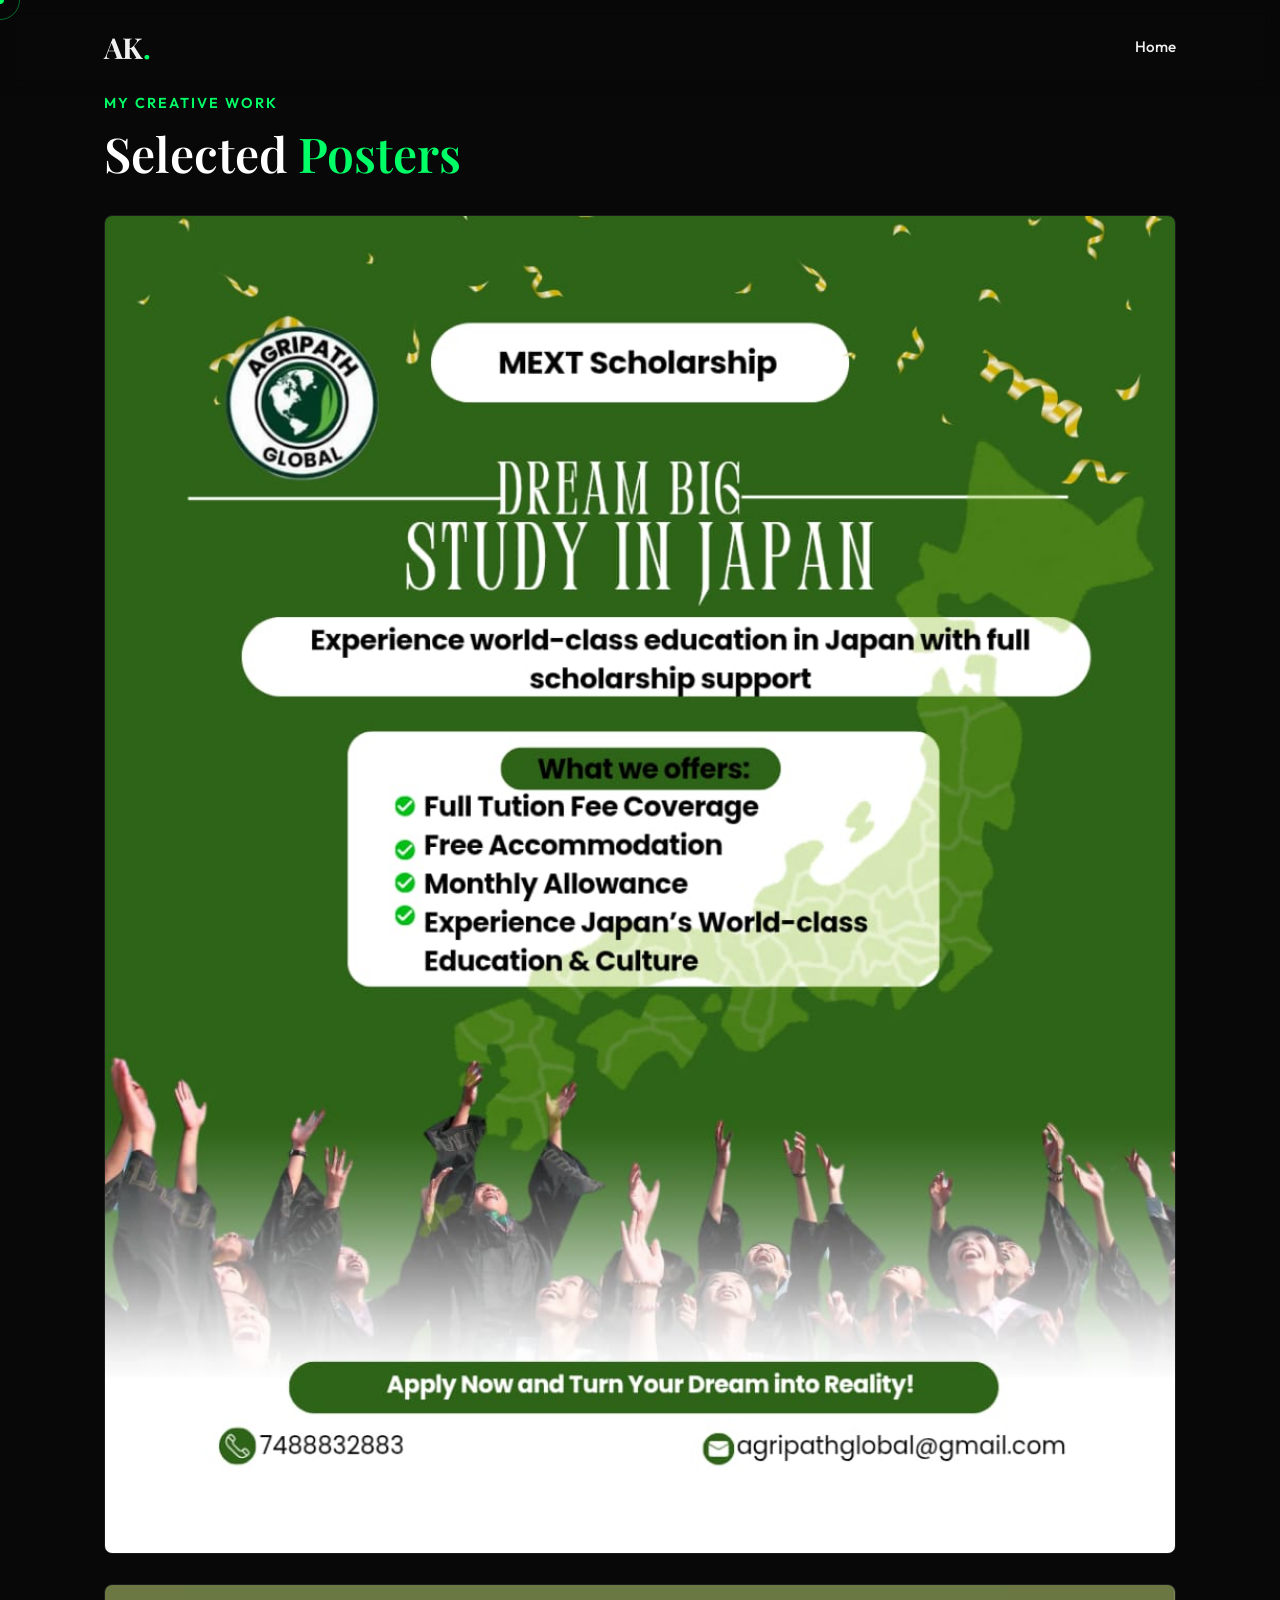
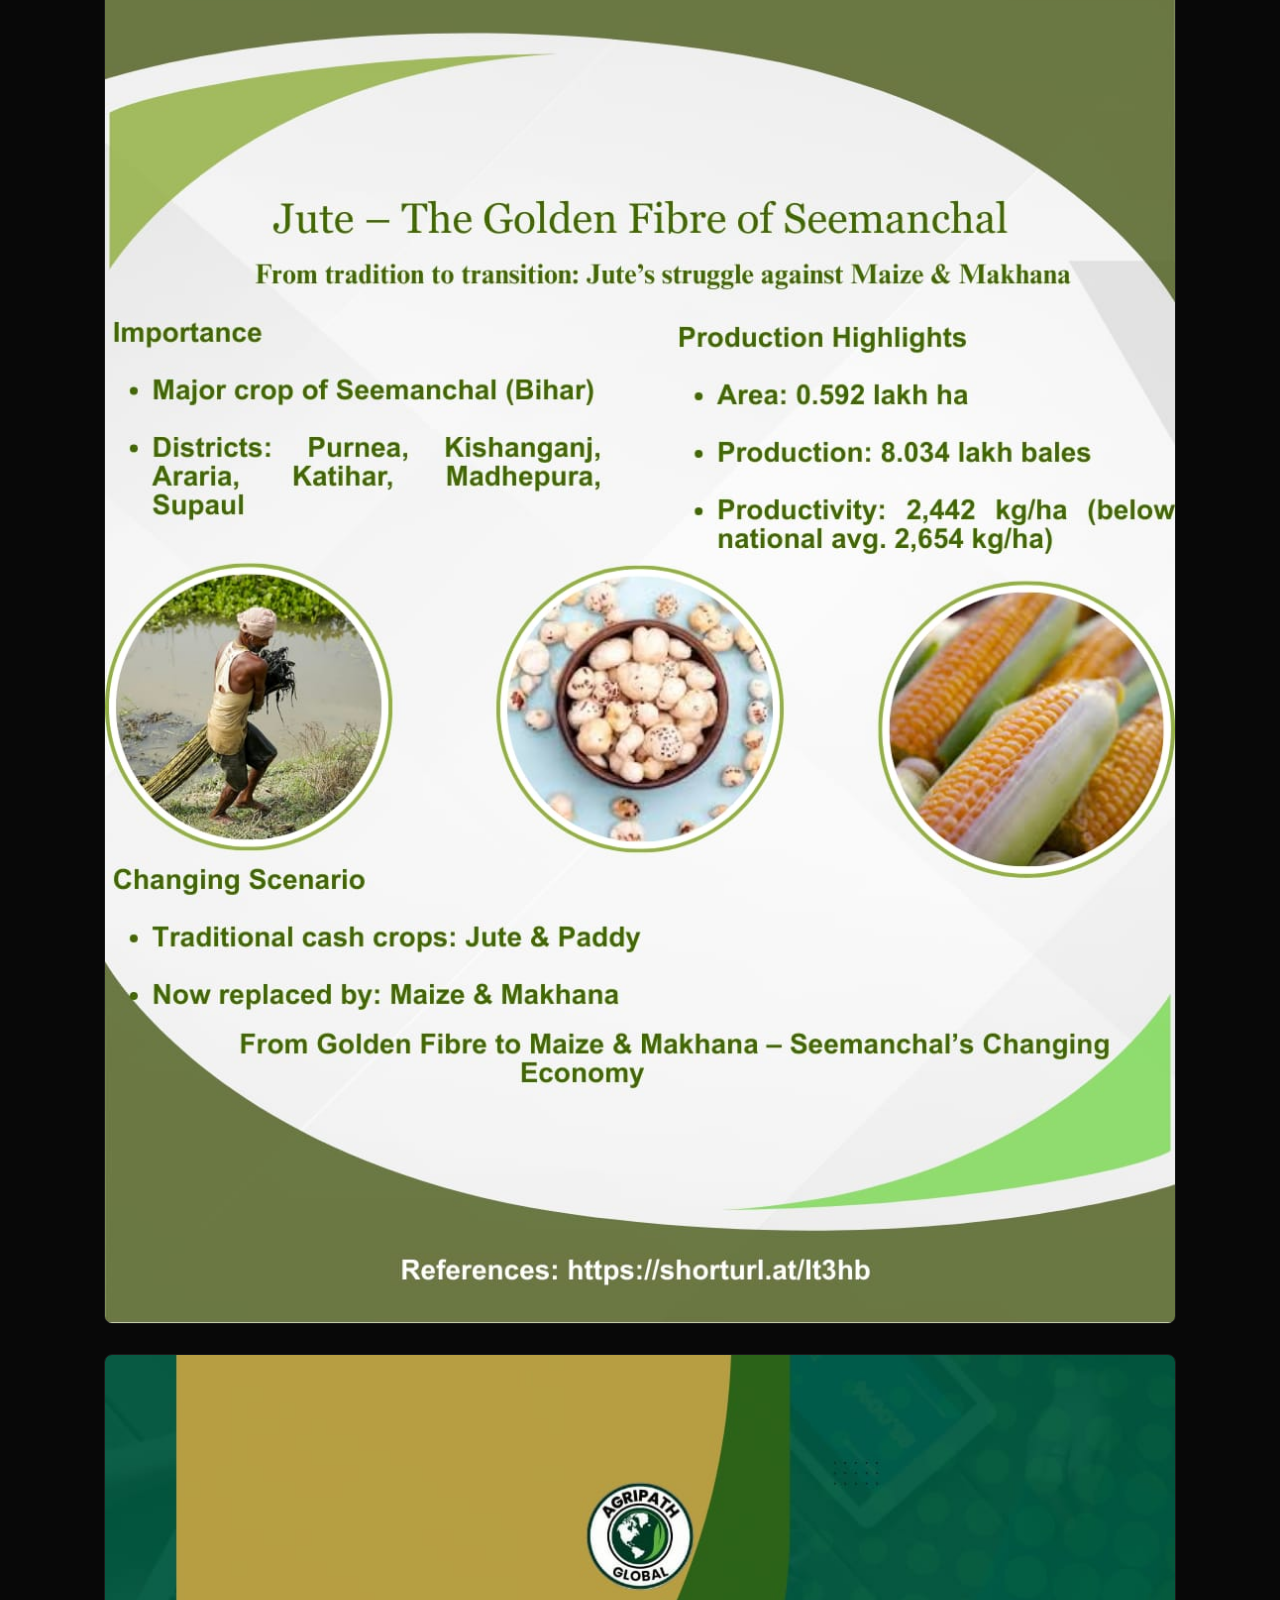
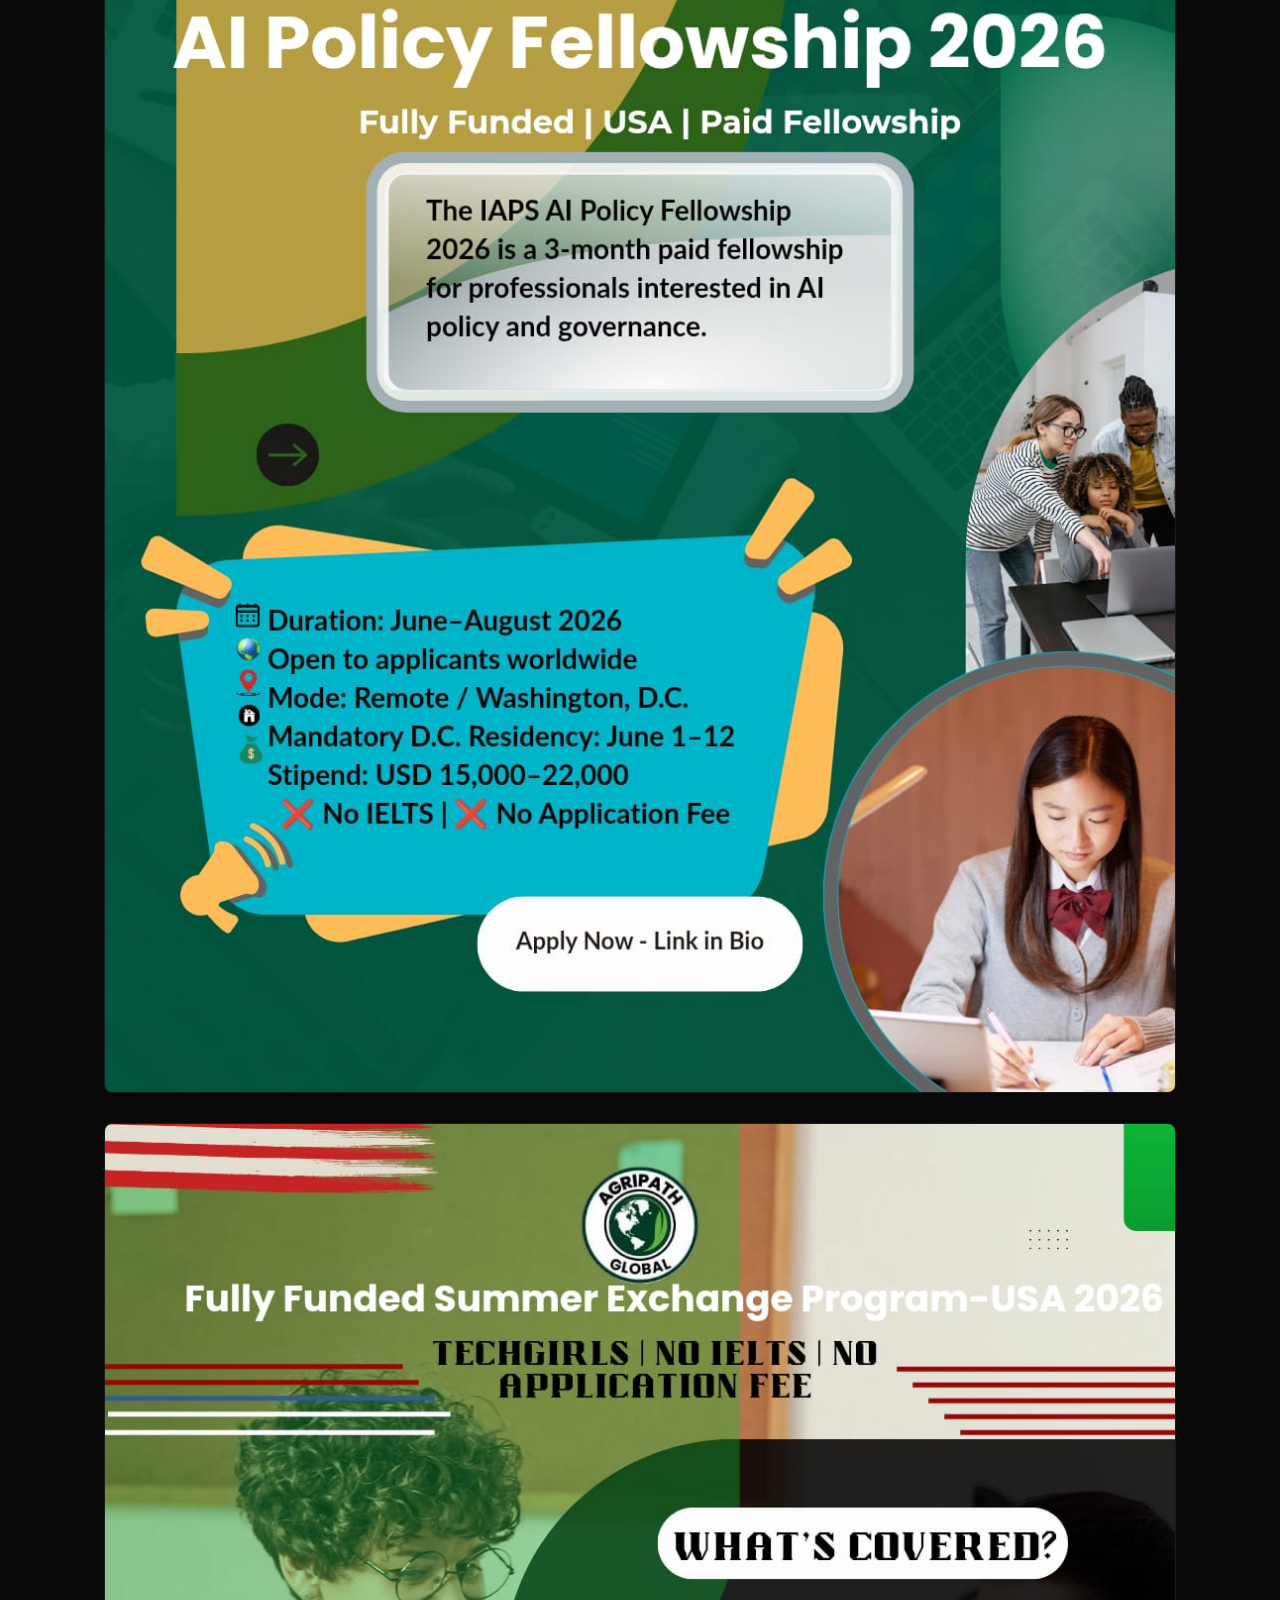
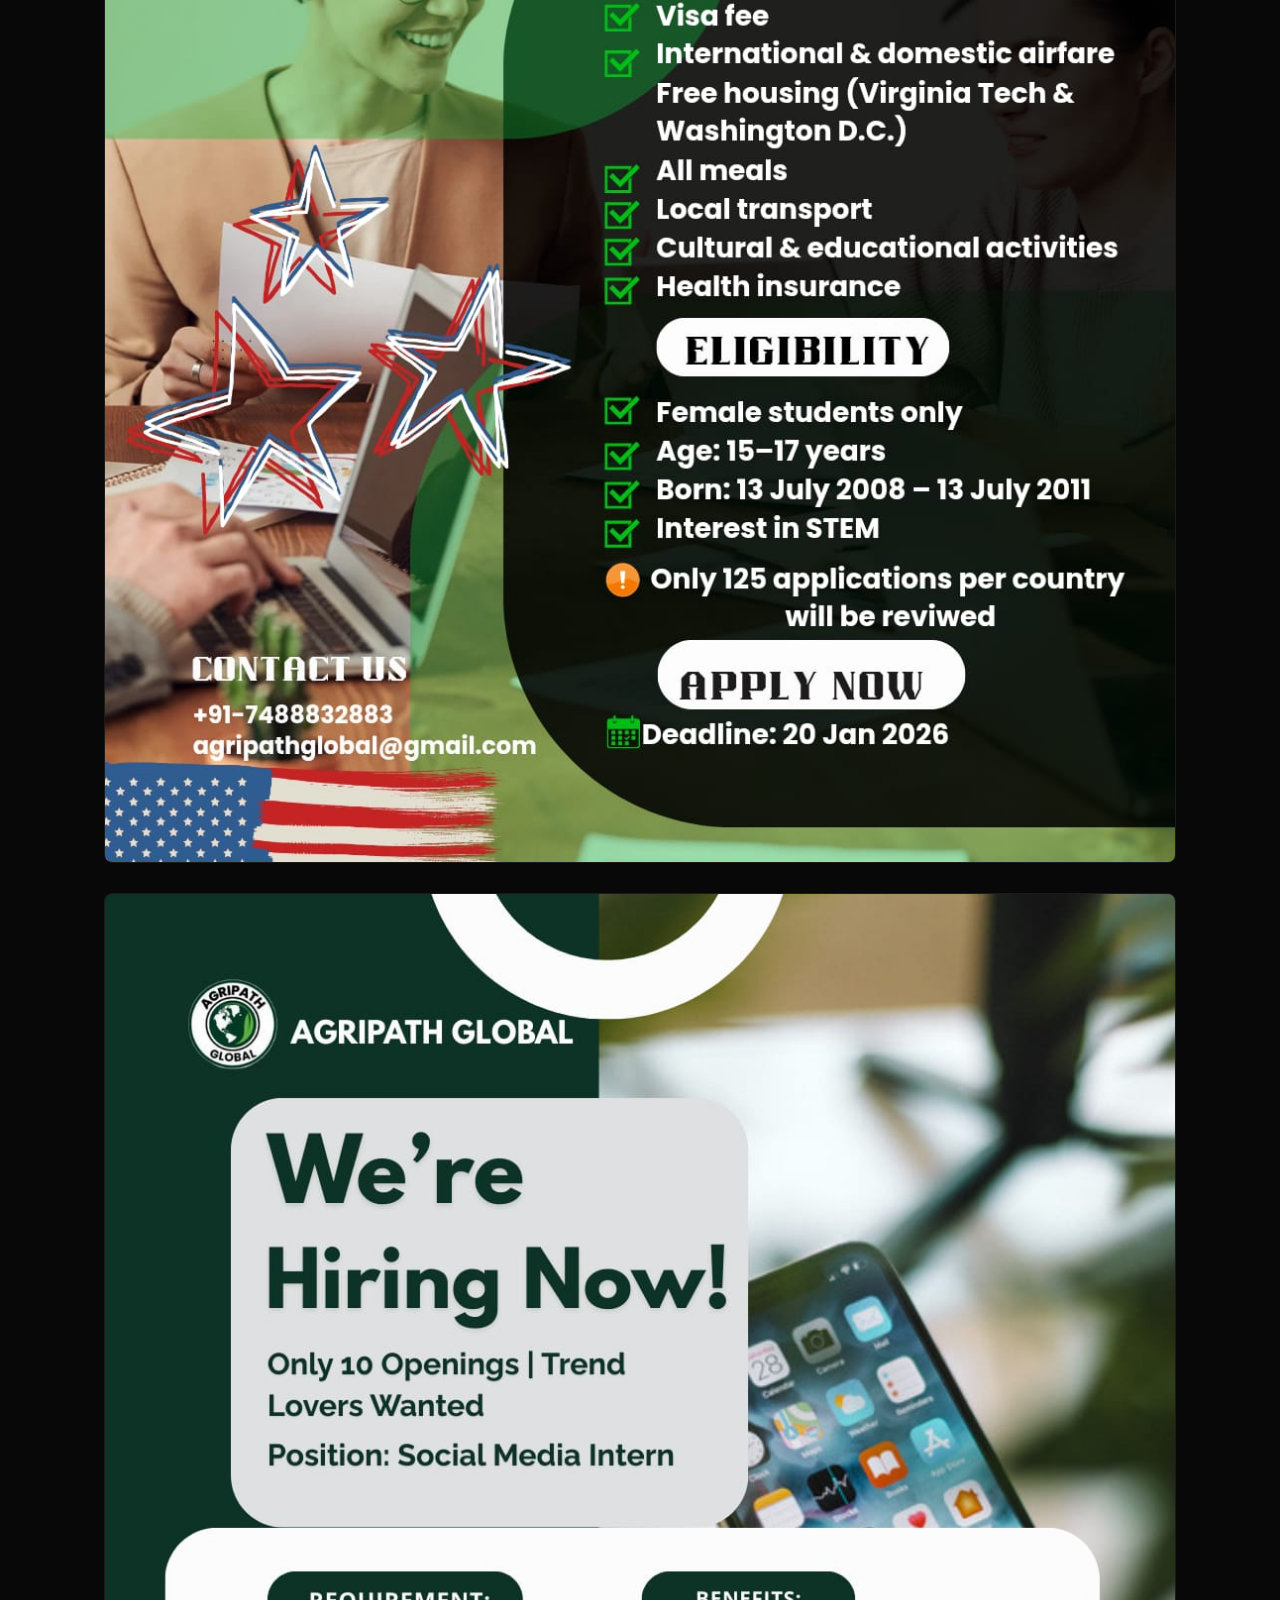
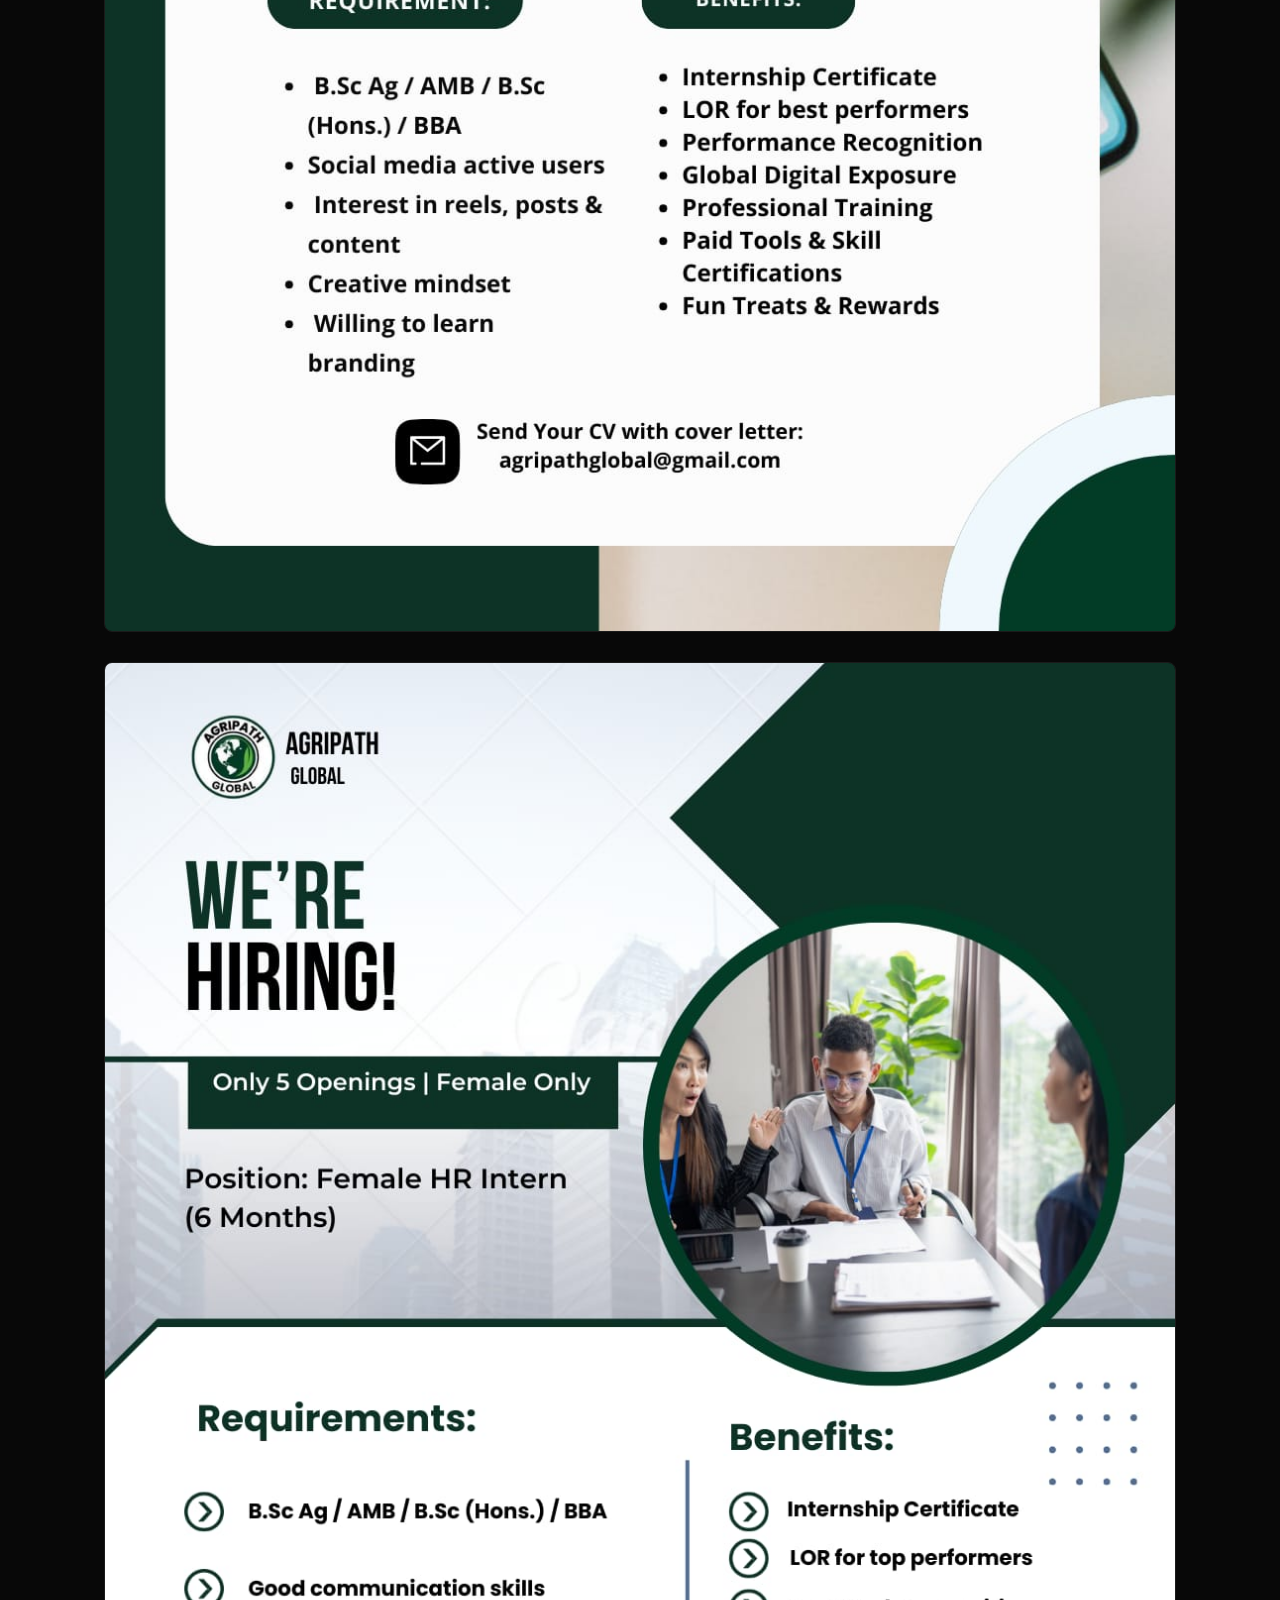
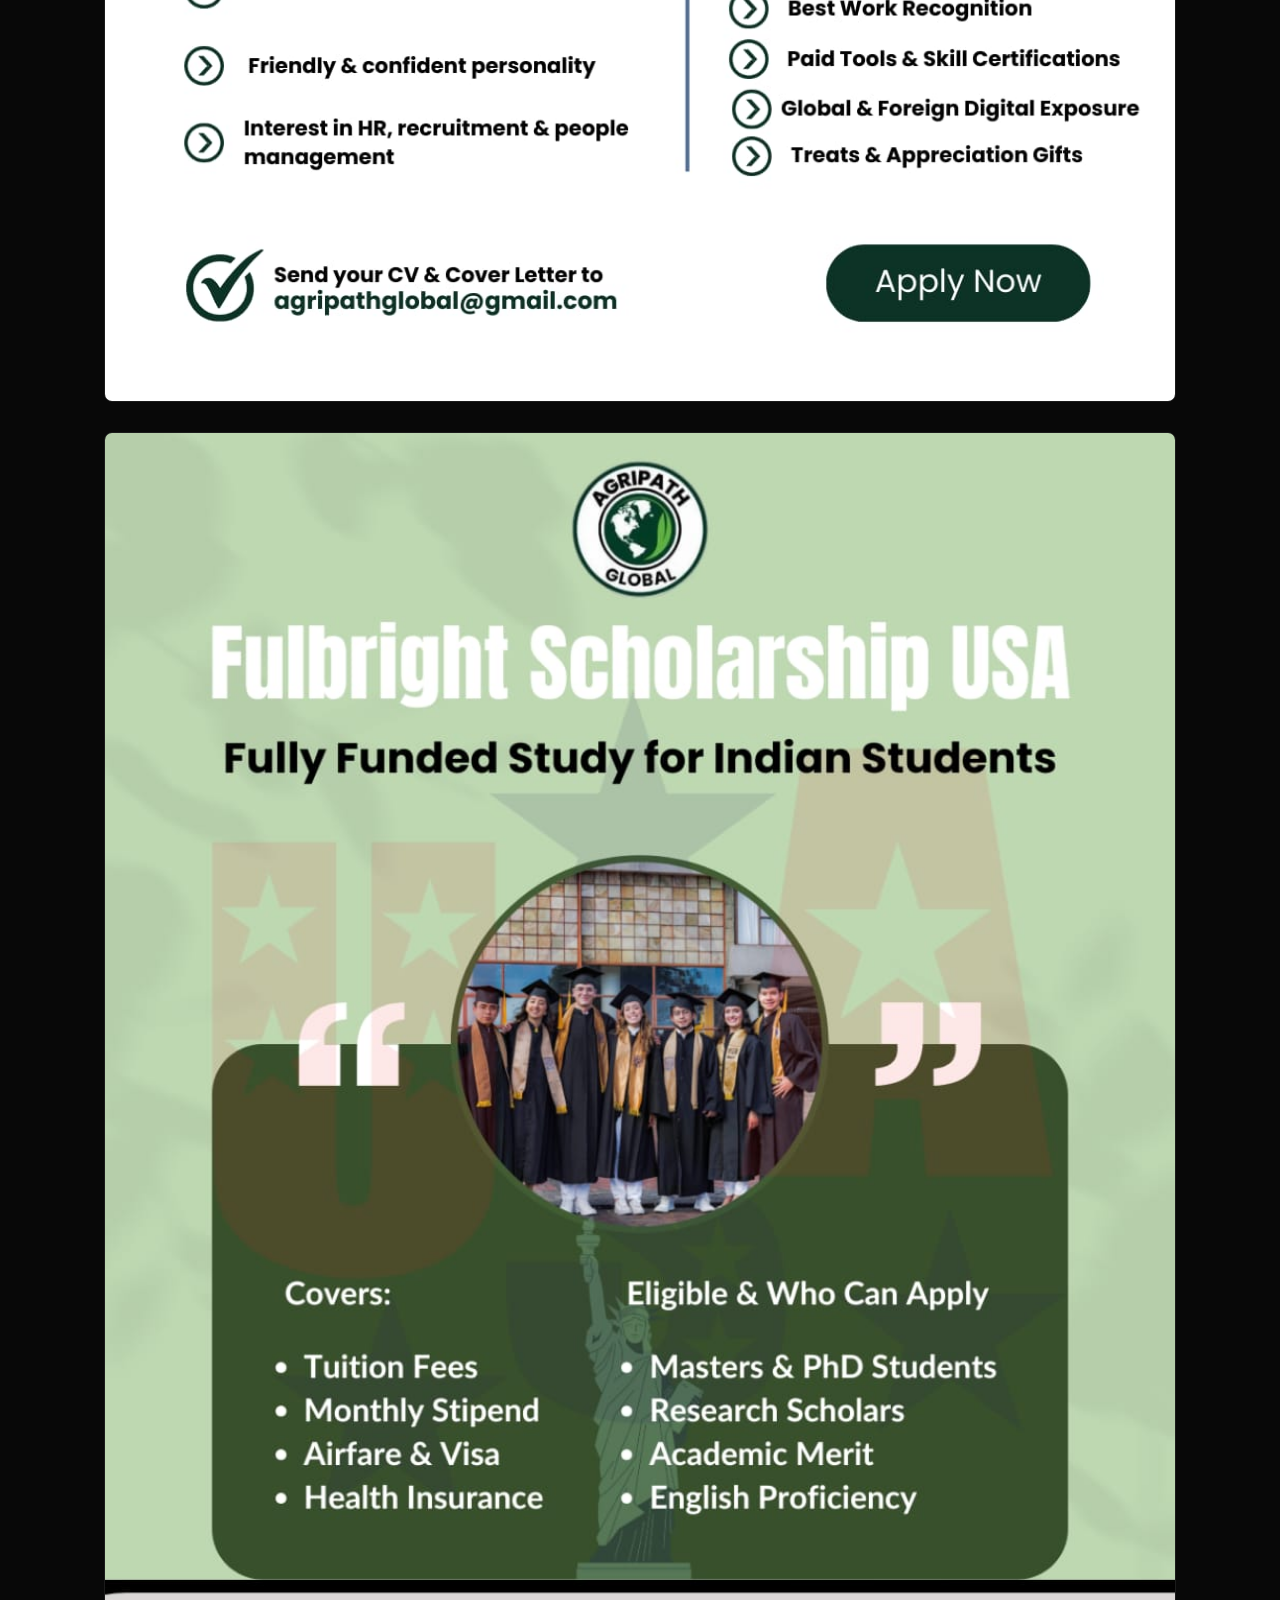
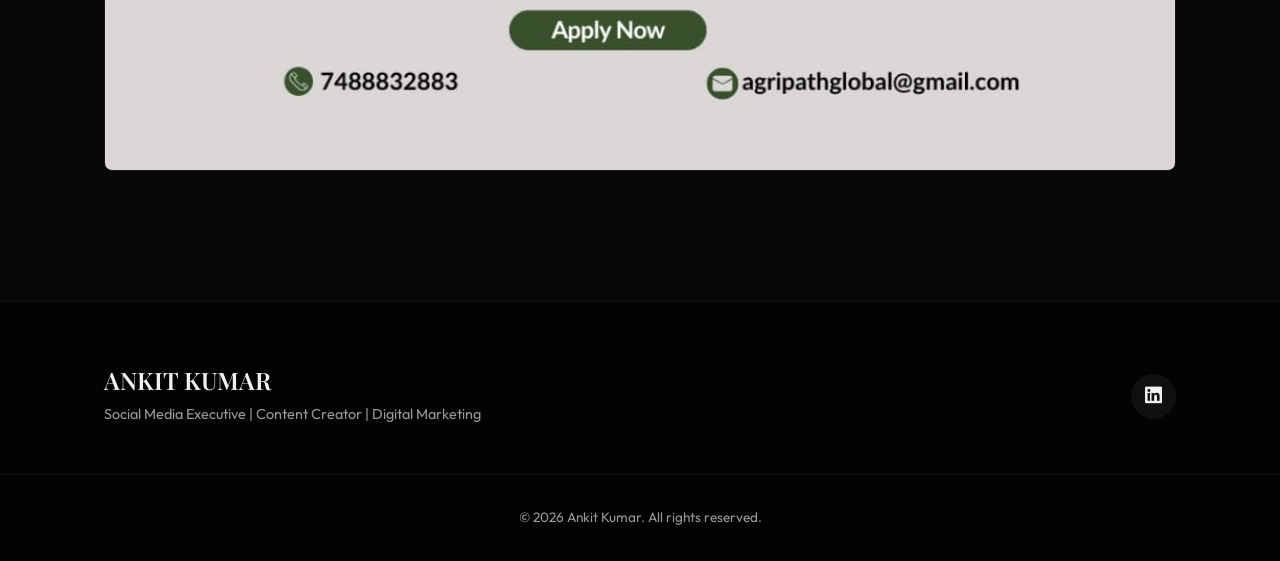
<file: poster-sample.html>
<!DOCTYPE html>
<html lang="en">

<head>
    <meta charset="UTF-8">
    <meta name="viewport" content="width=device-width, initial-scale=1.0">
    <title>Ankit Kumar | Social Media Portfolio</title>
    <meta name="description"
        content="Portfolio of Ankit Kumar - Social Media Executive, Content Creator, and Digital Marketing Professional.">

    <!-- Google Fonts -->
    <link rel="preconnect" href="https://fonts.googleapis.com">
    <link rel="preconnect" href="https://fonts.gstatic.com" crossorigin>
    <link
        href="https://fonts.googleapis.com/css2?family=Outfit:wght@300;400;500;600;700;800&family=Playfair+Display:ital,wght@0,600;1,600&display=swap"
        rel="stylesheet">

    <!-- Font Awesome -->
    <link rel="stylesheet" href="https://cdnjs.cloudflare.com/ajax/libs/font-awesome/6.4.0/css/all.min.css">

    <!-- Custom CSS -->
    <link rel="stylesheet" href="./styles/styles.css">

    <style>
        /* ================================
   POSTER SECTION
================================ */

        .poster-images-section {
            background: #080808;
            padding-top: 90px !important;
            padding-bottom: 100px !important;
            color: #fff;
        }

        /* Section Heading */

        .poster-section-heading {
            max-width: 700px;
            margin: 0 auto;
        }

        .poster-eyebrow {
            display: inline-block;
            color: #00ff73;
            font-size: 10px;
            font-weight: 700;
            letter-spacing: 2px;
            text-transform: uppercase;
            margin-bottom: 12px;
        }

        .poster-section-heading h2 {
            margin: 0;
            font-family: Georgia, "Times New Roman", serif;
            font-size: 38px;
            font-weight: 500;
            color: #f5f5f5;
        }

        .poster-section-heading h2 span {
            color: #00e86b;
        }

        .poster-section-heading p {
            margin: 15px auto 0;
            max-width: 600px;
            color: #858585;
            font-size: 13px;
            line-height: 1.8;
        }


        /* ================================
   POSTER CARD
================================ */

        .poster-card {
            position: relative;
            overflow: hidden;
            width: 100%;

            background: #111;
            border: 1px solid #1b1b1b;
            border-radius: 8px;

            transition:
                transform 0.4s ease,
                border-color 0.4s ease,
                box-shadow 0.4s ease;

            cursor: pointer;
            margin-bottom: 30px;
        }

        .poster-card img {
            width: 100%;
            height: 100%;

            display: block;

            object-fit: cover;

            transition:
                transform 0.6s ease,
                filter 0.6s ease;
        }


        /* Green dark overlay */

        .poster-card::after {
            content: "";
            position: absolute;
            inset: 0;

            background:
                linear-gradient(to top,
                    rgba(0, 0, 0, 0.85) 0%,
                    rgba(0, 0, 0, 0.15) 45%,
                    rgba(0, 0, 0, 0) 70%);

            opacity: 0;

            transition: opacity 0.4s ease;
        }


        /* Hover */

        .poster-card:hover {
            border-color: rgba(0, 255, 115, 0.45);

            box-shadow:
                0 15px 40px rgba(0, 0, 0, 0.5),
                0 0 25px rgba(0, 255, 115, 0.08);
        }

        .poster-card:hover img {
            transform: scale(1.05);
            filter: brightness(0.7);
        }

        .poster-card:hover::after {
            opacity: 1;
        }


        /* ================================
   OVERLAY CONTENT
================================ */

        .poster-overlay {
            position: absolute;

            left: 22px;
            right: 22px;
            bottom: 20px;

            z-index: 2;

            opacity: 0;
            transform: translateY(15px);

            transition:
                opacity 0.4s ease,
                transform 0.4s ease;
        }

        .poster-card:hover .poster-overlay {
            opacity: 1;
            transform: translateY(0);
        }

        .poster-overlay span {
            display: inline-block;

            margin-bottom: 6px;

            color: #00f878;
            font-size: 10px;
            font-weight: 700;
            letter-spacing: 1px;
        }

        .poster-overlay h3 {
            margin: 0;

            color: #fff;

            font-family: Georgia, "Times New Roman", serif;

            font-size: 20px;
            font-weight: 500;
        }


        /* ================================
   RESPONSIVE
================================ */

        @media (max-width: 991px) {

            .poster-images-section {
                padding-top: 70px !important;
                padding-bottom: 70px !important;
            }

            .poster-section-heading h2 {
                font-size: 32px;
            }

            .poster-card {
                height: 450px;
            }
        }


        @media (max-width: 575px) {

            .poster-images-section {
                padding-top: 55px !important;
                padding-bottom: 60px !important;
            }

            .poster-section-heading {
                padding: 0 15px;
            }

            .poster-section-heading h2 {
                font-size: 28px;
            }

            .poster-section-heading p {
                font-size: 12px;
            }
        }
    </style>
</head>

<body>
    <div class="cursor"></div>
    <div class="cursor-follower"></div>

    <nav class="navbar">
        <div class="container nav-container">
            <a href="index.html" class="logo">AK<span>.</span></a>
            <div class="nav-links">
                <a href="index.html">Home</a>
            
            </div>
            <div class="hamburger">
                <div class="line1"></div>
                <div class="line2"></div>
                <div class="line3"></div>
            </div>
        </div>
    </nav>


    <section class="py-5 poster-images-section">
        <div class="container">

            <!-- Section Heading -->
            <div class="section-header fade-up visible">
                <p class="section-subtitle">MY CREATIVE WORK</p>
                <h2 class="section-title">Selected <span class="highlight">Posters</span></h2>
            </div>

            <!-- Posters Grid -->
            <div class="row g-4 poster-grid">

                <!-- Poster 1 -->
                <div class="col-lg-4 col-md-6">
                    <div class="poster-card">
                        <img src="images/poster-1.jpeg" alt="Creative Poster 1" loading="lazy">

                        <div class="poster-overlay">
                            <span>01</span>
                            <h3>Creative Campaign</h3>
                        </div>
                    </div>
                </div>

                <!-- Poster 2 -->
                <div class="col-lg-4 col-md-6">
                    <div class="poster-card">
                        <img src="images/poster-2.jpeg" alt="Creative Poster 2" loading="lazy">

                        <div class="poster-overlay">
                            <span>02</span>
                            <h3>Social Media Design</h3>
                        </div>
                    </div>
                </div>

                <!-- Poster 3 -->
                <div class="col-lg-4 col-md-6">
                    <div class="poster-card">
                        <img src="images/poster-3.jpeg" alt="Creative Poster 3" loading="lazy">

                        <div class="poster-overlay">
                            <span>03</span>
                            <h3>Digital Content</h3>
                        </div>
                    </div>
                </div>

                <!-- Poster 4 -->
                <div class="col-lg-4 col-md-6">
                    <div class="poster-card">
                        <img src="images/poster-4.jpeg" alt="Creative Poster 4" loading="lazy">

                        <div class="poster-overlay">
                            <span>04</span>
                            <h3>Promotional Creative</h3>
                        </div>
                    </div>
                </div>

                <!-- Poster 5 -->
                <div class="col-lg-4 col-md-6">
                    <div class="poster-card">
                        <img src="images/poster-5.jpeg" alt="Creative Poster 5" loading="lazy">

                        <div class="poster-overlay">
                            <span>05</span>
                            <h3>Festival Campaign</h3>
                        </div>
                    </div>
                </div>

                <!-- Poster 6 -->
                <div class="col-lg-4 col-md-6">
                    <div class="poster-card">
                        <img src="images/poster-6.jpeg" alt="Creative Poster 6" loading="lazy">

                        <div class="poster-overlay">
                            <span>06</span>
                            <h3>Awareness Campaign</h3>
                        </div>
                    </div>
                </div>

                <!-- Poster 7 -->
                <div class="col-lg-4 col-md-6">
                    <div class="poster-card">
                        <img src="images/poster-7.jpeg" alt="Creative Poster 7" loading="lazy">

                        <div class="poster-overlay">
                            <span>07</span>
                            <h3>Creative Content</h3>
                        </div>
                    </div>
                </div>

            </div>
        </div>
    </section>


    <footer>
        <div class="container footer-container">
            <div class="footer-left">
                <h3>ANKIT KUMAR</h3>
                <p>Social Media Executive | Content Creator | Digital Marketing</p>
            </div>
            <div class="footer-right">
                <a target="_blank" href="https://www.linkedin.com/in/ankit-kumar-57a90726b/"><i class="fa-brands fa-linkedin"></i></a>
            </div>
        </div>
        <div class="footer-bottom text-center">
            <p>&copy; 2026 Ankit Kumar. All rights reserved.</p>
        </div>
    </footer>

    <script src="./script/script.js"></script>
</body>

</html>
</file>
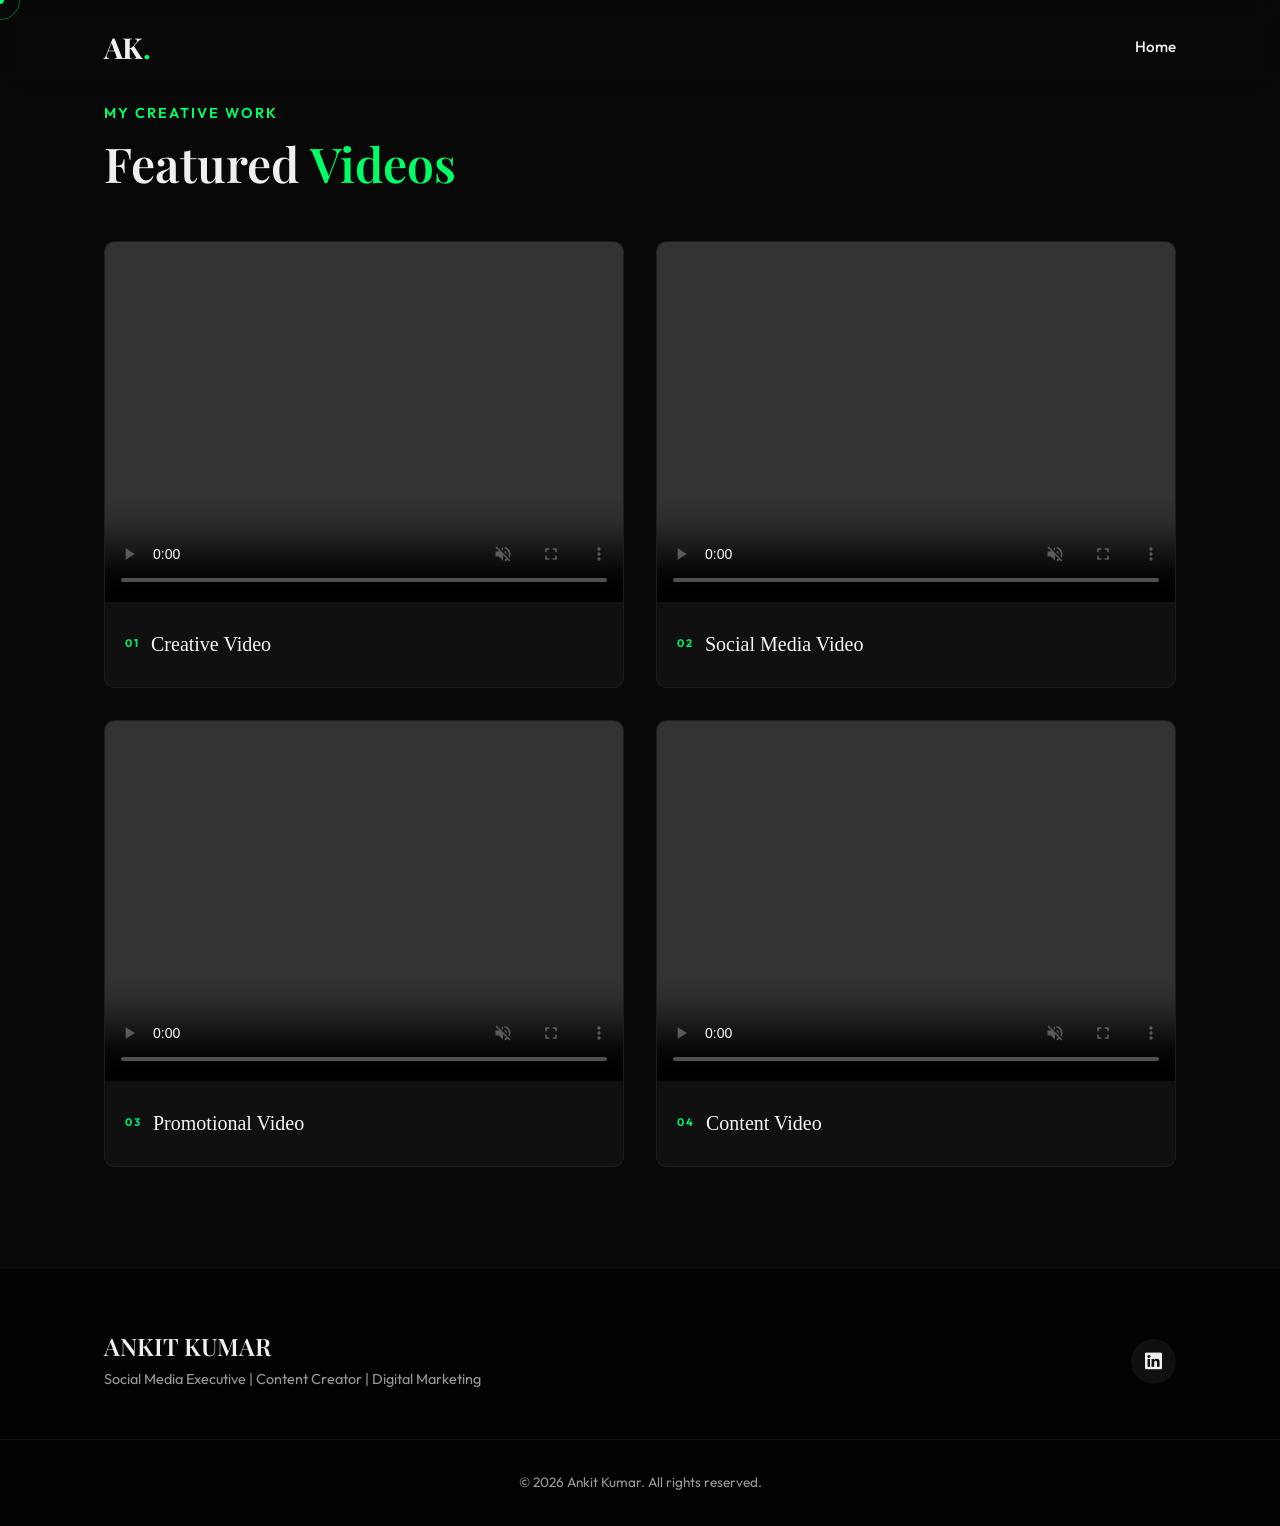
<file: video-editing.html>
<!DOCTYPE html>
<html lang="en">

<head>
    <meta charset="UTF-8">
    <meta name="viewport" content="width=device-width, initial-scale=1.0">
    <title>Ankit Kumar | Social Media Portfolio</title>
    <meta name="description"
        content="Portfolio of Ankit Kumar - Social Media Executive, Content Creator, and Digital Marketing Professional.">

    <!-- Google Fonts -->
    <link rel="preconnect" href="https://fonts.googleapis.com">
    <link rel="preconnect" href="https://fonts.gstatic.com" crossorigin>
    <link
        href="https://fonts.googleapis.com/css2?family=Outfit:wght@300;400;500;600;700;800&family=Playfair+Display:ital,wght@0,600;1,600&display=swap"
        rel="stylesheet">

    <!-- Font Awesome -->
    <link rel="stylesheet" href="https://cdnjs.cloudflare.com/ajax/libs/font-awesome/6.4.0/css/all.min.css">

    <!-- Custom CSS -->
    <link rel="stylesheet" href="./styles/styles.css">

    <style>
/* ================================
   VIDEO PORTFOLIO
================================ */

.video-portfolio-section {
    background: #080808;
}

.video-grid {
    display: grid;
    grid-template-columns: repeat(2, 1fr);
    gap: 2rem;
    margin-top: 3rem;
}

.video-card {
    overflow: hidden;
    background: #101010;
    border: 1px solid #1d1d1d;
    border-radius: 10px;

    transition:
        transform 0.35s ease,
        border-color 0.35s ease,
        box-shadow 0.35s ease;
}

.video-card:hover {
    transform: translateY(-6px);

    border-color: rgba(0, 255, 115, 0.4);

    box-shadow:
        0 15px 35px rgba(0, 0, 0, 0.45),
        0 0 25px rgba(0, 255, 115, 0.06);
}


/* Video */

.video-wrapper {
    width: 100%;
    height: 360px;
    background: #050505;
    overflow: hidden;
}

.video-wrapper video {
    width: 100%;
    height: 100%;

    display: block;

    object-fit: contain;
    background: #050505;
}


/* Info */

.video-info {
    min-height: 85px;

    padding: 18px 20px;

    display: flex;
    align-items: center;
    gap: 12px;
}

.video-number {
    color: #00e86b;

    font-size: 11px;
    font-weight: 700;
    letter-spacing: 1.5px;
}

.video-info h3 {
    margin: 0;

    color: #f5f5f5;

    font-family: Georgia, "Times New Roman", serif;

    font-size: 20px;
    font-weight: 500;
}


/* ================================
   MOBILE
================================ */

@media (max-width: 768px) {

    .video-grid {
        grid-template-columns: 1fr;
        gap: 1.5rem;
    }

    .video-wrapper {
        height: 300px;
    }
}


@media (max-width: 480px) {

    .video-wrapper {
        height: 250px;
    }

    .video-info {
        padding: 15px;
    }

    .video-info h3 {
        font-size: 18px;
    }
}
    </style>
</head>

<body>
    <div class="cursor"></div>
    <div class="cursor-follower"></div>

    <nav class="navbar">
        <div class="container nav-container">
            <a href="index.html" class="logo">AK<span>.</span></a>
            <div class="nav-links">
                <a href="index.html">Home</a>

            </div>
            <div class="hamburger">
                <div class="line1"></div>
                <div class="line2"></div>
                <div class="line3"></div>
            </div>
        </div>
    </nav>


    <section class="py-5 video-portfolio-section">
        <div class="container">

            <!-- Section Heading -->
            <div class="section-header fade-up visible">
                <p class="section-subtitle">MY CREATIVE WORK</p>
                <h2 class="section-title">
                    Featured <span class="highlight">Videos</span>
                </h2>
            </div>

            <!-- Videos Grid -->
            <div class="video-grid">

                <!-- Video 01 -->
                <div class="video-card">
                    <div class="video-wrapper">
                        <video src="videos/video-1.mp4" controls muted loop playsinline preload="metadata"></video>
                    </div>

                    <div class="video-info">
                        <span class="video-number">01</span>
                        <h3>Creative Video</h3>
                    </div>
                </div>

                <!-- Video 02 -->
                <div class="video-card">
                    <div class="video-wrapper">
                        <video src="videos/video-2.mp4" controls muted loop playsinline preload="metadata"></video>
                    </div>

                    <div class="video-info">
                        <span class="video-number">02</span>
                        <h3>Social Media Video</h3>
                    </div>
                </div>

                <!-- Video 03 -->
                <div class="video-card">
                    <div class="video-wrapper">
                        <video src="videos/video-3.mp4" controls muted loop playsinline preload="metadata"></video>
                    </div>

                    <div class="video-info">
                        <span class="video-number">03</span>
                        <h3>Promotional Video</h3>
                    </div>
                </div>

                <!-- Video 04 -->
                <div class="video-card">
                    <div class="video-wrapper">
                        <video src="videos/video-4.mp4" controls muted loop playsinline preload="metadata"></video>
                    </div>

                    <div class="video-info">
                        <span class="video-number">04</span>
                        <h3>Content Video</h3>
                    </div>
                </div>

            </div>

        </div>
    </section>


    <footer>
        <div class="container footer-container">
            <div class="footer-left">
                <h3>ANKIT KUMAR</h3>
                <p>Social Media Executive | Content Creator | Digital Marketing</p>
            </div>
            <div class="footer-right">
                <a target="_blank" href="https://www.linkedin.com/in/ankit-kumar-57a90726b/"><i class="fa-brands fa-linkedin"></i></a>
            </div>
        </div>
        <div class="footer-bottom text-center">
            <p>&copy; 2026 Ankit Kumar. All rights reserved.</p>
        </div>
    </footer>

    <script src="./script/script.js"></script>
</body>

</html>
</file>
<file: styles/styles.css>
/* =========================================
   Base & Reset
   ========================================= */
:root {
    --bg-color: #050505;
    --text-color: #f0f0f0;
    --text-muted: #999;
    --accent-primary: #00ff66;
    /* Neon Green for Agri */
    --accent-secondary: #0088ff;
    --card-bg: rgba(25, 25, 25, 0.6);
    --glass-border: rgba(255, 255, 255, 0.05);

    --font-main: 'Outfit', sans-serif;
    --font-heading: 'Playfair Display', serif;

    --transition: all 0.3s cubic-bezier(0.25, 0.8, 0.25, 1);
}

* {
    margin: 0;
    padding: 0;
    box-sizing: border-box;
}

html {
    scroll-behavior: smooth;
    font-size: 16px;
}

body {
    background-color: var(--bg-color);
    color: var(--text-color);
    font-family: var(--font-main);
    line-height: 1.6;
    overflow-x: hidden;
    cursor: none;
    /* Custom cursor */
}

a {
    text-decoration: none;
    color: inherit;
    transition: var(--transition);
}

ul {
    list-style: none;
}

.container {
    max-width: 1200px;
    margin: 0 auto;
    padding: 0 5%;
}

/* Typography */
h1,
h2,
h3,
h4,
h5,
h6 {
    font-family: var(--font-heading);
    font-weight: 600;
    line-height: 1.2;
}

.highlight {
    color: var(--accent-primary);
    position: relative;
    display: inline-block;
}

.text-green {
    color: var(--accent-primary);
}

.text-gradient {
    background: linear-gradient(90deg, var(--accent-primary), var(--accent-secondary));
    -webkit-background-clip: text;
    -webkit-text-fill-color: transparent;
    background-clip: text;
}

.section-subtitle {
    font-family: var(--font-main);
    color: var(--accent-primary);
    font-size: 0.9rem;
    font-weight: 600;
    letter-spacing: 2px;
    text-transform: uppercase;
    margin-bottom: 10px;
    display: inline-block;
}

.section-title {
    font-size: 3rem;
    margin-bottom: 2rem;
}

.section-desc {
    color: var(--text-muted);
    font-size: 1.1rem;
    margin-bottom: 3rem;
}

/* Custom Cursor */
.cursor {
    width: 8px;
    height: 8px;
    background: var(--accent-primary);
    border-radius: 50%;
    position: fixed;
    top: 0;
    left: 0;
    pointer-events: none;
    z-index: 9999;
    transform: translate(-50%, -50%);
    transition: transform 0.1s ease;
}

.cursor-follower {
    width: 40px;
    height: 40px;
    border: 1px solid rgba(0, 255, 102, 0.4);
    border-radius: 50%;
    position: fixed;
    top: 0;
    left: 0;
    pointer-events: none;
    z-index: 9998;
    transform: translate(-50%, -50%);
    transition: width 0.3s, height 0.3s, background 0.3s;
    transition-timing-function: ease-out;
}

/* Buttons */
.btn {
    display: inline-block;
    padding: 0.8rem 2rem;
    border-radius: 30px;
    font-weight: 600;
    font-family: var(--font-main);
    cursor: pointer;
    text-align: center;
}

.btn-primary {
    background: var(--accent-primary);
    color: #000;
    box-shadow: 0 4px 15px rgba(0, 255, 102, 0.3);
}

.btn-primary:hover {
    box-shadow: 0 6px 20px rgba(0, 255, 102, 0.5);
    transform: translateY(-3px);
}

.btn-secondary {
    background: transparent;
    color: var(--text-color);
    border: 1px solid var(--glass-border);
}

.btn-secondary:hover {
    border-color: var(--accent-primary);
    color: var(--accent-primary);
}

.btn-outline {
    border: 1px solid var(--accent-primary);
    color: var(--accent-primary);
    padding: 0.5rem 1.5rem;
}

.btn-outline:hover {
    background: var(--accent-primary);
    color: #000;
}

/* Layout spacing */
section {
    padding: 100px 0;
}

.text-center {
    text-align: center;
}

.mt-4 {
    margin-top: 2rem;
}

/* Animations */
.fade-up {
    opacity: 0;
    transform: translateY(30px);
    transition: opacity 0.8s ease, transform 0.8s ease;
}

.fade-up.visible {
    opacity: 1;
    transform: translateY(0);
}

/* =========================================
   Navbar
   ========================================= */
.navbar {
    position: fixed;
    top: 0;
    width: 100%;
    padding: 1.5rem 0;
    z-index: 1000;
    transition: var(--transition);
    backdrop-filter: blur(10px);
    -webkit-backdrop-filter: blur(10px);
    border-bottom: 1px solid transparent;
}

.navbar.scrolled {
    padding: 1rem 0;
    background: rgba(5, 5, 5, 0.8);
    border-bottom: 1px solid var(--glass-border);
}

.nav-container {
    display: flex;
    justify-content: space-between;
    align-items: center;
}

.logo {
    font-size: 1.8rem;
    font-family: var(--font-heading);
    font-weight: 700;
}

.logo span {
    color: var(--accent-primary);
}

.nav-links {
    display: flex;
    align-items: center;
    gap: 2rem;
}

.nav-links a {
    font-size: 0.95rem;
    font-weight: 500;
    position: relative;
}

.nav-links a:not(.btn)::after {
    content: '';
    position: absolute;
    bottom: -5px;
    left: 0;
    width: 0;
    height: 2px;
    background: var(--accent-primary);
    transition: var(--transition);
}

.nav-links a:not(.btn):hover::after {
    width: 100%;
}

.hamburger {
    display: none;
    cursor: pointer;
}

.hamburger div {
    width: 25px;
    height: 3px;
    background: var(--text-color);
    margin: 5px;
    transition: var(--transition);
}

/* =========================================
   Hero Section
   ========================================= */
.hero {
    min-height: 100vh;
    display: flex;
    align-items: center;
    position: relative;
    padding-top: 80px;
    overflow: hidden;
}

.hero::before {
    content: '';
    position: absolute;
    top: -20%;
    right: -10%;
    width: 600px;
    height: 600px;
    background: radial-gradient(circle, rgba(0, 255, 102, 0.15) 0%, rgba(5, 5, 5, 0) 70%);
    border-radius: 50%;
    z-index: -1;
}

.hero-container {
    display: grid;
    grid-template-columns: 1fr 1fr;
    gap: 4rem;
    align-items: center;
}

.hero-content h1 {
    font-size: 4.5rem;
    margin: 1rem 0;
}

.hero-content h3 {
    font-size: 1.5rem;
    color: var(--text-muted);
    font-family: var(--font-main);
    font-weight: 400;
    margin-bottom: 1.5rem;
}

.hero-description {
    font-size: 1.1rem;
    margin-bottom: 2rem;
    max-width: 500px;
}

.hero-info {
    display: flex;
    flex-direction: column;
    gap: 0.5rem;
    margin-bottom: 2.5rem;
}

.hero-info p {
    display: flex;
    align-items: center;
    gap: 10px;
    color: #ccc;
}

.hero-cta {
    display: flex;
    gap: 1rem;
}

.hero-visual {
    position: relative;
    height: 500px;
    display: flex;
    justify-content: center;
    align-items: center;
}

.blob-shape {
    position: absolute;
    width: 350px;
    height: 350px;
    background: linear-gradient(135deg, var(--accent-primary) 0%, #003314 100%);
    border-radius: 40% 60% 70% 30% / 40% 50% 60% 50%;
    animation: morph 8s ease-in-out infinite alternate;
    opacity: 0.6;
    filter: blur(20px);
}

@keyframes morph {
    0% {
        border-radius: 40% 60% 70% 30% / 40% 50% 60% 50%;
    }

    100% {
        border-radius: 60% 40% 30% 70% / 60% 30% 70% 40%;
    }
}

.glass-card {
    background: rgba(255, 255, 255, 0.03);
    backdrop-filter: blur(10px);
    -webkit-backdrop-filter: blur(10px);
    border: 1px solid var(--glass-border);
    padding: 2rem;
    border-radius: 20px;
    text-align: center;
    position: absolute;
    width: 200px;
    box-shadow: 0 15px 35px rgba(0, 0, 0, 0.2);
}

.icon-large {
    font-size: 2.5rem;
    margin-bottom: 1rem;
    color: var(--text-color);
}

.floating {
    top: 20%;
    left: 10%;
    animation: float 6s ease-in-out infinite;
}

.floating-delayed {
    bottom: 20%;
    right: 10%;
    animation: float 6s ease-in-out infinite 3s;
}

@keyframes float {
    0% {
        transform: translateY(0px);
    }

    50% {
        transform: translateY(-20px);
    }

    100% {
        transform: translateY(0px);
    }
}

/* =========================================
   About Section
   ========================================= */
.about {
    background: #0a0a0a;
}

.about-container {
    display: grid;
    grid-template-columns: 1fr;
    gap: 3rem;
}

.about-text .lead {
    font-size: 1.2rem;
    color: #fff;
    margin-bottom: 1.5rem;
}

.about-text p {
    margin-bottom: 1.5rem;
    color: var(--text-muted);
}

.highlight-box {
    background: var(--card-bg);
    border: 1px solid var(--glass-border);
    padding: 1.5rem;
    border-radius: 12px;
    margin: 2rem 0;
    display: flex;
    gap: 1.5rem;
    align-items: flex-start;
}

.highlight-box i {
    font-size: 1.5rem;
    margin-top: 0.2rem;
}

.skills-grid {
    display: flex;
    flex-wrap: wrap;
    gap: 1rem;
    margin-top: 2rem;
}

.skill-tag {
    padding: 0.8rem 1.5rem;
    background: rgba(0, 255, 102, 0.05);
    border: 1px solid rgba(0, 255, 102, 0.2);
    border-radius: 30px;
    color: var(--text-color);
    font-size: 0.9rem;
    transition: var(--transition);
}

.skill-tag:hover {
    background: rgba(0, 255, 102, 0.2);
    transform: translateY(-3px);
}

/* =========================================
   Services Section
   ========================================= */
.services-grid {
    display: grid;
    grid-template-columns: repeat(auto-fit, minmax(250px, 1fr));
    gap: 2rem;
    margin-top: 4rem;
}

.service-card {
    background: var(--card-bg);
    border: 1px solid var(--glass-border);
    padding: 2.5rem 2rem;
    border-radius: 16px;
    transition: var(--transition);
    position: relative;
    overflow: hidden;
}

.service-card::before {
    content: '';
    position: absolute;
    top: 0;
    left: 0;
    width: 100%;
    height: 3px;
    background: var(--accent-primary);
    transform: scaleX(0);
    transform-origin: left;
    transition: transform 0.4s ease;
}

.service-card:hover {
    transform: translateY(-10px);
    background: rgba(35, 35, 35, 0.8);
}

.service-card:hover::before {
    transform: scaleX(1);
}

.service-icon {
    width: 60px;
    height: 60px;
    background: rgba(0, 255, 102, 0.1);
    border-radius: 12px;
    display: flex;
    justify-content: center;
    align-items: center;
    font-size: 1.5rem;
    color: var(--accent-primary);
    margin-bottom: 1.5rem;
}

.service-card h3 {
    font-size: 1.3rem;
    margin-bottom: 1rem;
    font-family: var(--font-main);
}

.service-card ul {
    color: var(--text-muted);
}

.service-card ul li {
    margin-bottom: 0.5rem;
    display: flex;
    align-items: center;
    gap: 10px;
}

.service-card ul li::before {
    content: '•';
    color: var(--accent-primary);
}

/* =========================================
   Experience Section
   ========================================= */
.experience {
    background: #080808;
    position: relative;
}

.timeline {
    position: relative;
    max-width: 800px;
    margin: 4rem auto 0;
}

.timeline::before {
    content: '';
    position: absolute;
    top: 0;
    left: 20px;
    width: 2px;
    height: 100%;
    background: rgba(255, 255, 255, 0.1);
}

.timeline-item {
    position: relative;
    padding-left: 60px;
    margin-bottom: 3rem;
}

.timeline-item:last-child {
    margin-bottom: 0;
}

.timeline-dot {
    position: absolute;
    left: 11px;
    top: 5px;
    width: 20px;
    height: 20px;
    background: var(--bg-color);
    border: 3px solid var(--accent-primary);
    border-radius: 50%;
    z-index: 2;
    box-shadow: 0 0 10px rgba(0, 255, 102, 0.5);
}

.timeline-content {
    background: var(--card-bg);
    border: 1px solid var(--glass-border);
    padding: 2rem;
    border-radius: 16px;
    transition: var(--transition);
}

.timeline-content:hover {
    border-color: rgba(0, 255, 102, 0.3);
}

.timeline-date {
    display: inline-block;
    padding: 0.3rem 1rem;
    background: rgba(0, 255, 102, 0.1);
    color: var(--accent-primary);
    border-radius: 20px;
    font-size: 0.85rem;
    font-weight: 600;
    margin-bottom: 1rem;
}

.timeline-content h3 {
    font-size: 1.4rem;
    margin-bottom: 0.2rem;
}

.timeline-content h4 {
    color: #ccc;
    font-family: var(--font-main);
    font-weight: 400;
    font-size: 1.1rem;
    margin-bottom: 1.5rem;
}

.timeline-list {
    color: var(--text-muted);
}

.timeline-list li {
    margin-bottom: 0.8rem;
    padding-left: 1.5rem;
    position: relative;
}

.timeline-list li::before {
    content: '→';
    position: absolute;
    left: 0;
    color: var(--accent-primary);
}

.highlight-item {
    color: #e2e2e2;
    font-weight: 500;
}

.highlight-item i {
    color: gold;
}

.portfolio-hint {
    margin-top: 1.5rem;
    padding: 1rem;
    background: rgba(255, 255, 255, 0.03);
    border-radius: 8px;
    font-size: 0.9rem;
    border-left: 3px solid var(--accent-secondary);
}

.process-flow {
    display: flex;
    flex-wrap: wrap;
    align-items: center;
    gap: 0.8rem;
    margin-top: 1.5rem;
    padding: 1rem;
    background: rgba(0, 255, 102, 0.05);
    border-radius: 8px;
}

.process-flow span {
    font-weight: 500;
    color: #fff;
}

.process-flow i {
    color: var(--accent-primary);
    font-size: 0.8rem;
}

/* =========================================
   Portfolio Section
   ========================================= */
.portfolio-grid {
    display: grid;
    grid-template-columns: repeat(2, 1fr);
    gap: 2rem;
    margin-top: 3rem;
}

@media (max-width: 768px) {
    .portfolio-grid {
        grid-template-columns: 1fr;
    }
}

.portfolio-item {
    background: var(--card-bg);
    border: 1px solid var(--glass-border);
    border-radius: 16px;
    overflow: hidden;
    transition: var(--transition);
}

.portfolio-item:hover {
    transform: translateY(-10px);
    box-shadow: 0 15px 30px rgba(0, 0, 0, 0.4);
    border-color: rgba(0, 255, 102, 0.3);
}

.portfolio-img {
    height: 220px;
    width: 100%;

    display: flex;
    justify-content: center;
    align-items: center;

    position: relative;
    overflow: hidden;
}

.portfolio-img img {
    width: 100%;
    height: 100%;
    object-fit: contain;
    display: block;
}

.img-text {
    z-index: 2;
    font-weight: 600;
    letter-spacing: 1px;
    text-shadow: 0 2px 10px rgba(0, 0, 0, 0.5);
    font-family: var(--font-heading);
    font-size: 1.5rem;
}

/* Placeholders for images using beautiful gradients */
.placeholder-gradient-1 {
    background: linear-gradient(135deg, #FF6B6B 0%, #C0392B 100%);
}

.placeholder-gradient-2 {
    background: linear-gradient(135deg, #4facfe 0%, #00f2fe 100%);
}

.placeholder-gradient-3 {
    background: linear-gradient(135deg, #43e97b 0%, #38f9d7 100%);
}

.placeholder-gradient-4 {
    background: linear-gradient(135deg, #fa709a 0%, #fee140 100%);
}

.placeholder-gradient-5 {
    background: linear-gradient(135deg, #f83600 0%, #f9d423 100%);
}

.placeholder-gradient-6 {
    background: linear-gradient(135deg, #30cfd0 0%, #330867 100%);
}

.portfolio-info {
    padding: 20px 15px;
}

.portfolio-info h3 {
    font-size: 1.2rem;
    margin-bottom: 1rem;
    font-family: var(--font-main);
}

.portfolio-meta {
    display: flex;
    flex-direction: column;
    gap: 0.5rem;
    font-size: 0.85rem;
    color: var(--text-muted);
}

.portfolio-meta span {
    display: flex;
    align-items: center;
    gap: 8px;
}

.portfolio-meta i {
    color: var(--accent-primary);
    width: 16px;
}

/* =========================================
   Content Samples Section
   ========================================= */
.content-samples {
    background: #080808;
}

.samples-container {
    display: grid;
    grid-template-columns: repeat(auto-fit, minmax(400px, 1fr));
    gap: 2rem;
    margin-top: 3rem;
}

.sample-card {
    background: rgba(25, 25, 25, 0.4);
    border: 1px solid var(--glass-border);
    padding: 2.5rem;
    border-radius: 16px;
    position: relative;
}

.sample-badge {
    position: absolute;
    top: -15px;
    right: 30px;
    background: var(--accent-primary);
    color: #000;
    padding: 0.4rem 1.2rem;
    border-radius: 20px;
    font-weight: 700;
    font-size: 0.85rem;
    box-shadow: 0 5px 15px rgba(0, 255, 102, 0.3);
}

.sample-card h3 {
    margin-bottom: 1.5rem;
}

.sample-meta {
    color: #ccc;
    margin-bottom: 0.5rem;
    font-size: 0.95rem;
}

.sample-approach {
    margin: 1.5rem 0;
    padding: 1.5rem;
    background: rgba(0, 0, 0, 0.5);
    border-radius: 12px;
}

.sample-approach h4 {
    margin-bottom: 1rem;
    font-size: 1rem;
}

.process-flow.small {
    padding: 0;
    background: none;
    font-size: 0.85rem;
}

.sample-body {
    padding: 1.5rem;
    border-left: 3px solid rgba(255, 255, 255, 0.1);
    color: var(--text-muted);
    font-style: italic;
}

.caption-examples {
    display: flex;
    flex-direction: column;
    gap: 1.5rem;
}

.caption-box {
    background: rgba(0, 0, 0, 0.3);
    padding: 1.5rem;
    border-radius: 12px;
    border: 1px solid rgba(255, 255, 255, 0.05);
    position: relative;
}

.caption-box::before {
    content: '"';
    position: absolute;
    top: 5px;
    left: 10px;
    font-size: 3rem;
    font-family: var(--font-heading);
    color: rgba(0, 255, 102, 0.2);
    line-height: 1;
}

/* =========================================
   Contact Section
   ========================================= */
.contact-container {
    display: flex;
    justify-content: center;
}

.glass-panel {
    background: rgba(30, 30, 30, 0.6);
    backdrop-filter: blur(20px);
    -webkit-backdrop-filter: blur(20px);
    border: 1px solid rgba(255, 255, 255, 0.1);
    border-radius: 24px;
    width: 100%;
    max-width: 1000px;
    display: grid;
    grid-template-columns: 3fr 2fr;
    overflow: hidden;
    box-shadow: 0 30px 60px rgba(0, 0, 0, 0.5);
}

.contact-content {
    padding: 4rem;
}

.contact-content h2 {
    font-size: 2.5rem;
    margin-bottom: 0.5rem;
}

.contact-content h3 {
    font-size: 1.2rem;
    margin-bottom: 2rem;
    font-family: var(--font-main);
}

.contact-desc {
    color: #ccc;
    margin-bottom: 1.5rem;
}

.font-bold {
    font-weight: 500;
}

.contact-details {
    display: flex;
    flex-direction: column;
    gap: 1.2rem;
    margin: 2.5rem 0;
}

.contact-item {
    display: flex;
    align-items: center;
    gap: 1rem;
}

.icon-circle {
    width: 40px;
    height: 40px;
    background: rgba(255, 255, 255, 0.05);
    border-radius: 50%;
    display: flex;
    justify-content: center;
    align-items: center;
    color: var(--accent-primary);
    transition: var(--transition);
}

.contact-item:hover .icon-circle {
    background: var(--accent-primary);
    color: #000;
    transform: scale(1.1);
}

.open-to h4 {
    font-size: 1rem;
    margin-bottom: 1rem;
    font-family: var(--font-main);
}

.tags {
    display: flex;
    flex-wrap: wrap;
    gap: 0.8rem;
}

.tag {
    padding: 0.5rem 1rem;
    background: rgba(255, 255, 255, 0.05);
    border-radius: 6px;
    font-size: 0.8rem;
    border: 1px solid rgba(255, 255, 255, 0.1);
}

.contact-visual {
    background: linear-gradient(135deg, rgba(0, 255, 102, 0.1) 0%, rgba(0, 136, 255, 0.1) 100%);
    display: flex;
    justify-content: center;
    align-items: center;
    position: relative;
    overflow: hidden;
}

.connect-blob {
    width: 250px;
    height: 250px;
    background: linear-gradient(135deg, var(--accent-primary) 0%, #0088ff 100%);
    border-radius: 30% 70% 70% 30% / 30% 30% 70% 70%;
    animation: morph-slow 10s infinite;
    display: flex;
    flex-direction: column;
    justify-content: center;
    align-items: center;
    text-align: center;
    color: #000;
    box-shadow: 0 0 50px rgba(0, 255, 102, 0.3);
}

.connect-blob h2 {
    font-size: 2.5rem;
    line-height: 1.1;
    margin-bottom: 0.5rem;
}

.connect-blob p {
    font-weight: 600;
    font-size: 0.9rem;
}

@keyframes morph-slow {
    0% {
        border-radius: 30% 70% 70% 30% / 30% 30% 70% 70%;
    }

    50% {
        border-radius: 70% 30% 30% 70% / 70% 70% 30% 30%;
    }

    100% {
        border-radius: 30% 70% 70% 30% / 30% 30% 70% 70%;
    }
}

/* =========================================
   Footer
   ========================================= */
footer {
    background: #030303;
    padding: 4rem 0 2rem;
    border-top: 1px solid rgba(255, 255, 255, 0.05);
}

.footer-container {
    display: flex;
    justify-content: space-between;
    align-items: center;
    margin-bottom: 3rem;
}

.footer-left h3 {
    font-size: 1.5rem;
    margin-bottom: 0.5rem;
}

.footer-left p {
    color: var(--text-muted);
    font-size: 0.9rem;
}

.footer-right {
    display: flex;
    gap: 1.5rem;
}

.footer-right a {
    width: 45px;
    height: 45px;
    background: rgba(255, 255, 255, 0.05);
    border-radius: 50%;
    display: flex;
    justify-content: center;
    align-items: center;
    font-size: 1.2rem;
}

.footer-right a:hover {
    background: var(--accent-primary);
    color: #000;
    transform: translateY(-5px);
}

.footer-bottom {
    padding-top: 2rem;
    border-top: 1px solid rgba(255, 255, 255, 0.05);
    color: var(--text-muted);
    font-size: 0.85rem;
}

/* =========================================
   Responsive Design
   ========================================= */
@media (max-width: 992px) {
    .hero-content h1 {
        font-size: 3.5rem;
    }

    .glass-panel {
        grid-template-columns: 1fr;
    }

    .contact-visual {
        padding: 4rem 0;
    }

    .hero-container {
        gap: 2rem;
    }
}

@media (max-width: 768px) {
    .nav-links {
        position: fixed;
        right: -100%;
        top: 70px;
        flex-direction: column;
        background: rgba(5, 5, 5, 0.95);
        backdrop-filter: blur(10px);
        width: 100%;
        text-align: center;
        transition: 0.3s;
        box-shadow: 0 10px 27px rgba(0, 0, 0, 0.5);
        padding: 2rem 0;
        gap: 1.5rem;
    }

    .nav-links.active {
        right: 0;
    }

    .hamburger {
        display: block;
    }

    .hamburger.active .line1 {
        transform: rotate(-45deg) translate(-5px, 6px);
    }

    .hamburger.active .line2 {
        opacity: 0;
    }

    .hamburger.active .line3 {
        transform: rotate(45deg) translate(-5px, -6px);
    }

    .hero-container {
        grid-template-columns: 1fr;
        text-align: center;
    }

    .hero-info,
    .hero-cta {
        align-items: center;
        justify-content: center;
    }

    .hero-description {
        margin: 0 auto 2rem;
    }

    .hero-visual {
        display: none;
        /* Hide complex visuals on mobile for cleaner look */
    }

    .section-title {
        font-size: 2.2rem;
    }

    .contact-content {
        padding: 2rem;
    }

    .footer-container {
        flex-direction: column;
        text-align: center;
        gap: 2rem;
    }

    .cursor,
    .cursor-follower {
        display: none;
        /* Disable custom cursor on mobile */
    }

    body {
        cursor: auto;
    }
}
</file>
